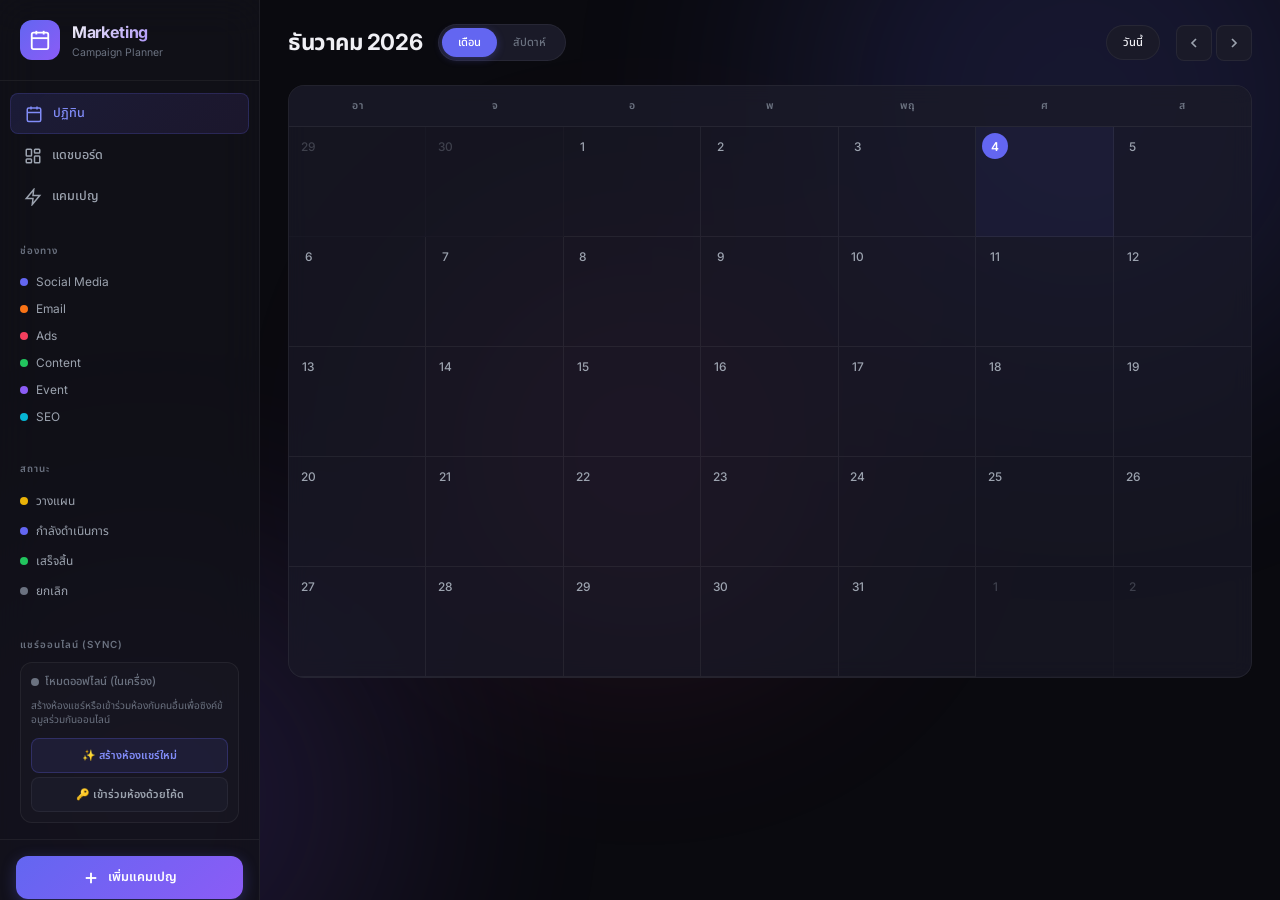
<file: index.html>
<!DOCTYPE html>
<html lang="th">
<head>
    <meta charset="UTF-8">
    <meta name="viewport" content="width=device-width, initial-scale=1.0">
    <title>Marketing Calendar — แพลนแคมเปญอย่างมืออาชีพ</title>
    <meta name="description" content="ระบบจัดการปฏิทินการตลาด วางแผนแคมเปญ ติดตามสถานะ และวิเคราะห์ภาพรวมอย่างมีประสิทธิภาพ">
    <link rel="preconnect" href="https://fonts.googleapis.com">
    <link rel="preconnect" href="https://fonts.gstatic.com" crossorigin>
    <link href="https://fonts.googleapis.com/css2?family=Inter:wght@300;400;500;600;700;800;900&family=Noto+Sans+Thai:wght@300;400;500;600;700;800&display=swap" rel="stylesheet">
    <link rel="stylesheet" href="style.css">
</head>
<body>
    <!-- Ambient Background -->
    <div class="ambient-bg">
        <div class="ambient-orb orb-1"></div>
        <div class="ambient-orb orb-2"></div>
        <div class="ambient-orb orb-3"></div>
    </div>

    <div class="app-layout">
        <!-- Sidebar -->
        <aside class="sidebar" id="sidebar">
            <div class="sidebar-header">
                <div class="logo">
                    <div class="logo-icon">
                        <svg viewBox="0 0 24 24" fill="none" stroke="currentColor" stroke-width="2">
                            <rect x="3" y="4" width="18" height="18" rx="2" ry="2"/>
                            <line x1="16" y1="2" x2="16" y2="6"/>
                            <line x1="8" y1="2" x2="8" y2="6"/>
                            <line x1="3" y1="10" x2="21" y2="10"/>
                            <path d="M8 14h.01M12 14h.01M16 14h.01M8 18h.01M12 18h.01"/>
                        </svg>
                    </div>
                    <div class="logo-text">
                        <h1>Marketing</h1>
                        <span>Campaign Planner</span>
                    </div>
                </div>
            </div>

            <nav class="sidebar-nav">
                <button class="nav-item active" data-view="calendar" id="nav-calendar">
                    <svg viewBox="0 0 24 24" fill="none" stroke="currentColor" stroke-width="2">
                        <rect x="3" y="4" width="18" height="18" rx="2" ry="2"/>
                        <line x1="16" y1="2" x2="16" y2="6"/>
                        <line x1="8" y1="2" x2="8" y2="6"/>
                        <line x1="3" y1="10" x2="21" y2="10"/>
                    </svg>
                    <span>ปฏิทิน</span>
                </button>
                <button class="nav-item" data-view="dashboard" id="nav-dashboard">
                    <svg viewBox="0 0 24 24" fill="none" stroke="currentColor" stroke-width="2">
                        <rect x="3" y="3" width="7" height="9" rx="1"/>
                        <rect x="14" y="3" width="7" height="5" rx="1"/>
                        <rect x="14" y="12" width="7" height="9" rx="1"/>
                        <rect x="3" y="16" width="7" height="5" rx="1"/>
                    </svg>
                    <span>แดชบอร์ด</span>
                </button>
                <button class="nav-item" data-view="campaigns" id="nav-campaigns">
                    <svg viewBox="0 0 24 24" fill="none" stroke="currentColor" stroke-width="2">
                        <polygon points="13 2 3 14 12 14 11 22 21 10 12 10 13 2"/>
                    </svg>
                    <span>แคมเปญ</span>
                </button>
            </nav>

            <div class="sidebar-section">
                <h3 class="section-title">ช่องทาง</h3>
                <div class="channel-filters" id="channelFilters">
                    <label class="channel-filter">
                        <input type="checkbox" value="social" checked>
                        <span class="channel-dot" style="--dot-color: var(--channel-social)"></span>
                        <span>Social Media</span>
                    </label>
                    <label class="channel-filter">
                        <input type="checkbox" value="email" checked>
                        <span class="channel-dot" style="--dot-color: var(--channel-email)"></span>
                        <span>Email</span>
                    </label>
                    <label class="channel-filter">
                        <input type="checkbox" value="ads" checked>
                        <span class="channel-dot" style="--dot-color: var(--channel-ads)"></span>
                        <span>Ads</span>
                    </label>
                    <label class="channel-filter">
                        <input type="checkbox" value="content" checked>
                        <span class="channel-dot" style="--dot-color: var(--channel-content)"></span>
                        <span>Content</span>
                    </label>
                    <label class="channel-filter">
                        <input type="checkbox" value="event" checked>
                        <span class="channel-dot" style="--dot-color: var(--channel-event)"></span>
                        <span>Event</span>
                    </label>
                    <label class="channel-filter">
                        <input type="checkbox" value="seo" checked>
                        <span class="channel-dot" style="--dot-color: var(--channel-seo)"></span>
                        <span>SEO</span>
                    </label>
                </div>
            </div>

            <div class="sidebar-section">
                <h3 class="section-title">สถานะ</h3>
                <div class="status-filters" id="statusFilters">
                    <label class="channel-filter">
                        <input type="checkbox" value="planned" checked>
                        <span class="status-indicator planned"></span>
                        <span>วางแผน</span>
                    </label>
                    <label class="channel-filter">
                        <input type="checkbox" value="in-progress" checked>
                        <span class="status-indicator in-progress"></span>
                        <span>กำลังดำเนินการ</span>
                    </label>
                    <label class="channel-filter">
                        <input type="checkbox" value="completed" checked>
                        <span class="status-indicator completed"></span>
                        <span>เสร็จสิ้น</span>
                    </label>
                    <label class="channel-filter">
                        <input type="checkbox" value="cancelled" checked>
                        <span class="status-indicator cancelled"></span>
                        <span>ยกเลิก</span>
                    </label>
                </div>
            </div>

            <div class="sidebar-section">
                <h3 class="section-title">แชร์ออนไลน์ (Sync)</h3>
                <div class="sync-panel" id="syncPanel">
                    <!-- จะถูกสร้างใน JS -->
                </div>
            </div>

            <div class="sidebar-footer">
                <button class="add-campaign-btn" id="addCampaignBtn">
                    <svg viewBox="0 0 24 24" fill="none" stroke="currentColor" stroke-width="2.5">
                        <line x1="12" y1="5" x2="12" y2="19"/>
                        <line x1="5" y1="12" x2="19" y2="12"/>
                    </svg>
                    <span>เพิ่มแคมเปญ</span>
                </button>
                <button class="clear-all-btn" id="clearAllBtn">
                    <svg viewBox="0 0 24 24" fill="none" stroke="currentColor" stroke-width="2">
                        <polyline points="3 6 5 6 21 6"/>
                        <path d="M19 6v14a2 2 0 0 1-2 2H7a2 2 0 0 1-2-2V6m3 0V4a2 2 0 0 1 2-2h4a2 2 0 0 1 2 2v2"/>
                    </svg>
                    <span>ลบแคมเปญทั้งหมด</span>
                </button>
            </div>
        </aside>

        <!-- Main Content -->
        <main class="main-content">
            <!-- Calendar View -->
            <section class="view-section active" id="calendarView">
                <div class="view-header">
                    <div class="header-left">
                        <h2 id="currentMonthYear">กรกฎาคม 2026</h2>
                        <div class="view-toggle">
                            <button class="toggle-btn active" data-cal-view="month" id="monthViewBtn">เดือน</button>
                            <button class="toggle-btn" data-cal-view="week" id="weekViewBtn">สัปดาห์</button>
                        </div>
                    </div>
                    <div class="header-right">
                        <button class="today-btn" id="todayBtn">วันนี้</button>
                        <div class="nav-arrows">
                            <button class="arrow-btn" id="prevBtn">
                                <svg viewBox="0 0 24 24" fill="none" stroke="currentColor" stroke-width="2.5">
                                    <polyline points="15 18 9 12 15 6"/>
                                </svg>
                            </button>
                            <button class="arrow-btn" id="nextBtn">
                                <svg viewBox="0 0 24 24" fill="none" stroke="currentColor" stroke-width="2.5">
                                    <polyline points="9 18 15 12 9 6"/>
                                </svg>
                            </button>
                        </div>
                    </div>
                </div>

                <div class="calendar-container" id="calendarContainer">
                    <div class="calendar-weekdays">
                        <div class="weekday">อา</div>
                        <div class="weekday">จ</div>
                        <div class="weekday">อ</div>
                        <div class="weekday">พ</div>
                        <div class="weekday">พฤ</div>
                        <div class="weekday">ศ</div>
                        <div class="weekday">ส</div>
                    </div>
                    <div class="calendar-grid" id="calendarGrid">
                        <!-- Generated by JS -->
                    </div>
                </div>
            </section>

            <!-- Dashboard View -->
            <section class="view-section" id="dashboardView">
                <div class="view-header">
                    <h2>แดชบอร์ดภาพรวม</h2>
                </div>
                <div class="dashboard-content">
                    <div class="stats-grid">
                        <div class="stat-card" id="statTotal">
                            <div class="stat-icon total">
                                <svg viewBox="0 0 24 24" fill="none" stroke="currentColor" stroke-width="2">
                                    <polygon points="13 2 3 14 12 14 11 22 21 10 12 10 13 2"/>
                                </svg>
                            </div>
                            <div class="stat-info">
                                <span class="stat-number">0</span>
                                <span class="stat-label">แคมเปญทั้งหมด</span>
                            </div>
                        </div>
                        <div class="stat-card" id="statPlanned">
                            <div class="stat-icon planned">
                                <svg viewBox="0 0 24 24" fill="none" stroke="currentColor" stroke-width="2">
                                    <circle cx="12" cy="12" r="10"/>
                                    <polyline points="12 6 12 12 16 14"/>
                                </svg>
                            </div>
                            <div class="stat-info">
                                <span class="stat-number">0</span>
                                <span class="stat-label">วางแผน</span>
                            </div>
                        </div>
                        <div class="stat-card" id="statInProgress">
                            <div class="stat-icon in-progress">
                                <svg viewBox="0 0 24 24" fill="none" stroke="currentColor" stroke-width="2">
                                    <path d="M12 2v4M12 18v4M4.93 4.93l2.83 2.83M16.24 16.24l2.83 2.83M2 12h4M18 12h4M4.93 19.07l2.83-2.83M16.24 7.76l2.83-2.83"/>
                                </svg>
                            </div>
                            <div class="stat-info">
                                <span class="stat-number">0</span>
                                <span class="stat-label">กำลังดำเนินการ</span>
                            </div>
                        </div>
                        <div class="stat-card" id="statCompleted">
                            <div class="stat-icon completed">
                                <svg viewBox="0 0 24 24" fill="none" stroke="currentColor" stroke-width="2">
                                    <path d="M22 11.08V12a10 10 0 1 1-5.93-9.14"/>
                                    <polyline points="22 4 12 14.01 9 11.01"/>
                                </svg>
                            </div>
                            <div class="stat-info">
                                <span class="stat-number">0</span>
                                <span class="stat-label">เสร็จสิ้น</span>
                            </div>
                        </div>
                    </div>

                    <div class="dashboard-grid">
                        <div class="dashboard-card channel-breakdown">
                            <h3>แคมเปญตามช่องทาง</h3>
                            <div class="chart-container" id="channelChart">
                                <!-- Generated by JS -->
                            </div>
                        </div>
                        <div class="dashboard-card upcoming-campaigns">
                            <h3>แคมเปญที่จะมาถึง</h3>
                            <div class="upcoming-list" id="upcomingList">
                                <!-- Generated by JS -->
                            </div>
                        </div>
                        <div class="dashboard-card monthly-timeline">
                            <h3>ไทม์ไลน์เดือนนี้</h3>
                            <div class="timeline-container" id="monthlyTimeline">
                                <!-- Generated by JS -->
                            </div>
                        </div>
                    </div>
                </div>
            </section>

            <!-- Campaigns List View -->
            <section class="view-section" id="campaignsView">
                <div class="view-header">
                    <div class="header-left">
                        <h2>รายการแคมเปญ</h2>
                    </div>
                    <div class="header-right">
                        <div class="search-box">
                            <svg viewBox="0 0 24 24" fill="none" stroke="currentColor" stroke-width="2">
                                <circle cx="11" cy="11" r="8"/>
                                <line x1="21" y1="21" x2="16.65" y2="16.65"/>
                            </svg>
                            <input type="text" placeholder="ค้นหาแคมเปญ..." id="searchInput">
                        </div>
                    </div>
                </div>
                <div class="campaigns-list" id="campaignsList">
                    <!-- Generated by JS -->
                </div>
            </section>
        </main>
    </div>

    <!-- Campaign Modal -->
    <div class="modal-overlay" id="campaignModal">
        <div class="modal" id="modalContent">
            <div class="modal-header">
                <h3 id="modalTitle">เพิ่มแคมเปญใหม่</h3>
                <button class="modal-close" id="modalClose">
                    <svg viewBox="0 0 24 24" fill="none" stroke="currentColor" stroke-width="2.5">
                        <line x1="18" y1="6" x2="6" y2="18"/>
                        <line x1="6" y1="6" x2="18" y2="18"/>
                    </svg>
                </button>
            </div>
            <form id="campaignForm">
                <div class="form-group">
                    <label for="campName">ชื่อแคมเปญ</label>
                    <input type="text" id="campName" placeholder="เช่น Summer Sale 2026" required>
                </div>
                <div class="form-row">
                    <div class="form-group">
                        <label for="campStartDate">วันเริ่มต้น</label>
                        <input type="date" id="campStartDate" required>
                    </div>
                    <div class="form-group">
                        <label for="campEndDate">วันสิ้นสุด</label>
                        <input type="date" id="campEndDate" required>
                    </div>
                </div>
                <div class="form-row">
                    <div class="form-group">
                        <label for="campChannel">ช่องทาง</label>
                        <select id="campChannel" required>
                            <option value="">เลือกช่องทาง</option>
                            <option value="social">Social Media</option>
                            <option value="email">Email</option>
                            <option value="ads">Ads</option>
                            <option value="content">Content</option>
                            <option value="event">Event</option>
                            <option value="seo">SEO</option>
                        </select>
                    </div>
                    <div class="form-group">
                        <label for="campStatus">สถานะ</label>
                        <select id="campStatus" required>
                            <option value="planned">วางแผน</option>
                            <option value="in-progress">กำลังดำเนินการ</option>
                            <option value="completed">เสร็จสิ้น</option>
                            <option value="cancelled">ยกเลิก</option>
                        </select>
                    </div>
                </div>
                <div class="form-group">
                    <label for="campBudget">งบประมาณ (บาท)</label>
                    <input type="number" id="campBudget" placeholder="0" min="0">
                </div>
                <div class="form-group">
                    <label for="campDescription">รายละเอียด</label>
                    <textarea id="campDescription" rows="3" placeholder="อธิบายรายละเอียดของแคมเปญ..."></textarea>
                </div>

                <!-- Content Posting Section -->
                <div class="form-divider">
                    <span>ข้อมูลการลงคอนเทนต์</span>
                </div>
                <div class="form-group">
                    <label>แพลตฟอร์มที่ลงคอนเทนต์</label>
                    <div class="platform-checkboxes" id="platformCheckboxes">
                        <label class="platform-check">
                            <input type="checkbox" value="facebook">
                            <span class="platform-icon">📘</span>
                            <span>Facebook</span>
                        </label>
                        <label class="platform-check">
                            <input type="checkbox" value="instagram">
                            <span class="platform-icon">📸</span>
                            <span>Instagram</span>
                        </label>
                        <label class="platform-check">
                            <input type="checkbox" value="tiktok">
                            <span class="platform-icon">🎵</span>
                            <span>TikTok</span>
                        </label>
                        <label class="platform-check">
                            <input type="checkbox" value="x-twitter">
                            <span class="platform-icon">𝕏</span>
                            <span>X / Twitter</span>
                        </label>
                        <label class="platform-check">
                            <input type="checkbox" value="line">
                            <span class="platform-icon">💬</span>
                            <span>LINE OA</span>
                        </label>
                        <label class="platform-check">
                            <input type="checkbox" value="youtube">
                            <span class="platform-icon">▶️</span>
                            <span>YouTube</span>
                        </label>
                        <label class="platform-check">
                            <input type="checkbox" value="website">
                            <span class="platform-icon">🌐</span>
                            <span>Website</span>
                        </label>
                        <label class="platform-check">
                            <input type="checkbox" value="threads">
                            <span class="platform-icon">🔗</span>
                            <span>Threads</span>
                        </label>
                    </div>
                </div>
                <div class="form-row">
                    <div class="form-group">
                        <label for="campContentType">ประเภทคอนเทนต์</label>
                        <select id="campContentType">
                            <option value="">— เลือกประเภท —</option>
                            <option value="image">🖼️ Image Post</option>
                            <option value="video">🎬 Video</option>
                            <option value="story-reel">📱 Story / Reel</option>
                            <option value="carousel">🎠 Carousel</option>
                            <option value="article">📝 Article / Blog</option>
                            <option value="infographic">📊 Infographic</option>
                            <option value="live">🔴 Live</option>
                        </select>
                    </div>
                    <div class="form-group">
                        <label for="campContentStatus">สถานะคอนเทนต์</label>
                        <select id="campContentStatus">
                            <option value="">— เลือกสถานะ —</option>
                            <option value="draft">📄 แบบร่าง</option>
                            <option value="ready">✅ พร้อมโพสต์</option>
                            <option value="published">🚀 โพสต์แล้ว</option>
                            <option value="scheduled">⏰ ตั้งเวลาไว้</option>
                        </select>
                    </div>
                </div>
                <div class="form-group">
                    <label for="campCaption">Caption / ข้อความโพสต์</label>
                    <textarea id="campCaption" rows="3" placeholder="เขียน caption หรือข้อความที่จะโพสต์..."></textarea>
                </div>
                <div class="form-group">
                    <label for="campHashtags">Hashtags</label>
                    <input type="text" id="campHashtags" placeholder="#marketing #branding #campaign">
                </div>
                <div class="form-group">
                    <label>สีแคมเปญ</label>
                    <div class="color-picker" id="colorPicker">
                        <button type="button" class="color-option active" data-color="#6366f1" style="--swatch: #6366f1"></button>
                        <button type="button" class="color-option" data-color="#8b5cf6" style="--swatch: #8b5cf6"></button>
                        <button type="button" class="color-option" data-color="#ec4899" style="--swatch: #ec4899"></button>
                        <button type="button" class="color-option" data-color="#f43f5e" style="--swatch: #f43f5e"></button>
                        <button type="button" class="color-option" data-color="#f97316" style="--swatch: #f97316"></button>
                        <button type="button" class="color-option" data-color="#eab308" style="--swatch: #eab308"></button>
                        <button type="button" class="color-option" data-color="#22c55e" style="--swatch: #22c55e"></button>
                        <button type="button" class="color-option" data-color="#06b6d4" style="--swatch: #06b6d4"></button>
                    </div>
                </div>
                <input type="hidden" id="campId">
                <div class="form-actions">
                    <button type="button" class="btn-secondary" id="cancelBtn">ยกเลิก</button>
                    <button type="button" class="btn-danger" id="deleteBtn" style="display:none">ลบ</button>
                    <button type="submit" class="btn-primary" id="saveBtn">บันทึก</button>
                </div>
            </form>
        </div>
    </div>

    <!-- Campaign Detail Popup -->
    <div class="detail-popup" id="detailPopup">
        <div class="detail-header">
            <div class="detail-channel-badge" id="detailChannel"></div>
            <button class="detail-close" id="detailClose">
                <svg viewBox="0 0 24 24" fill="none" stroke="currentColor" stroke-width="2.5">
                    <line x1="18" y1="6" x2="6" y2="18"/>
                    <line x1="6" y1="6" x2="18" y2="18"/>
                </svg>
            </button>
        </div>
        <h3 id="detailName"></h3>
        <div class="detail-meta">
            <div class="detail-dates" id="detailDates"></div>
            <div class="detail-status" id="detailStatus"></div>
        </div>
        <div class="detail-budget" id="detailBudget"></div>
        <p class="detail-description" id="detailDescription"></p>
        <div class="detail-content-info" id="detailContentInfo"></div>
        <div class="detail-actions">
            <button class="btn-edit" id="detailEditBtn">แก้ไข</button>
        </div>
    </div>

    <!-- Toast Container -->
    <div class="toast-container" id="toastContainer"></div>

    <script src="app.js"></script>
</body>
</html>
</file>
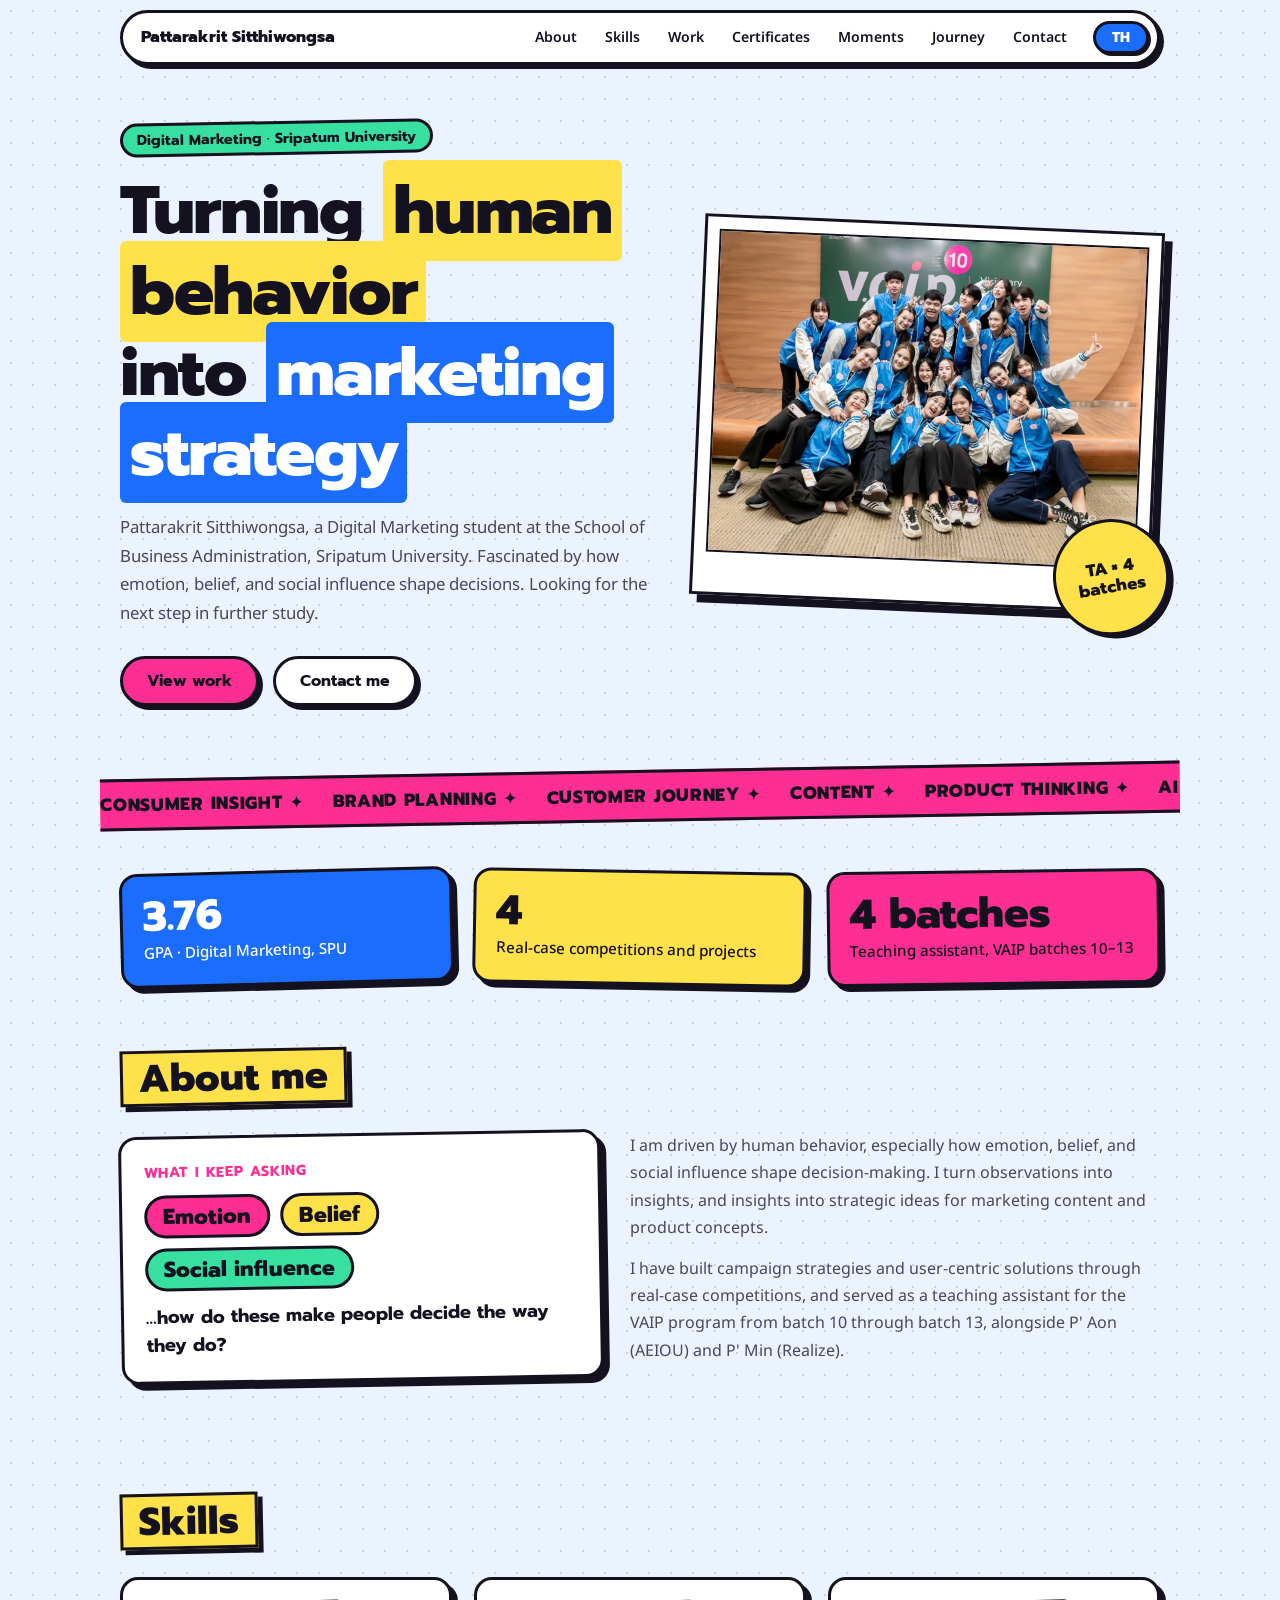
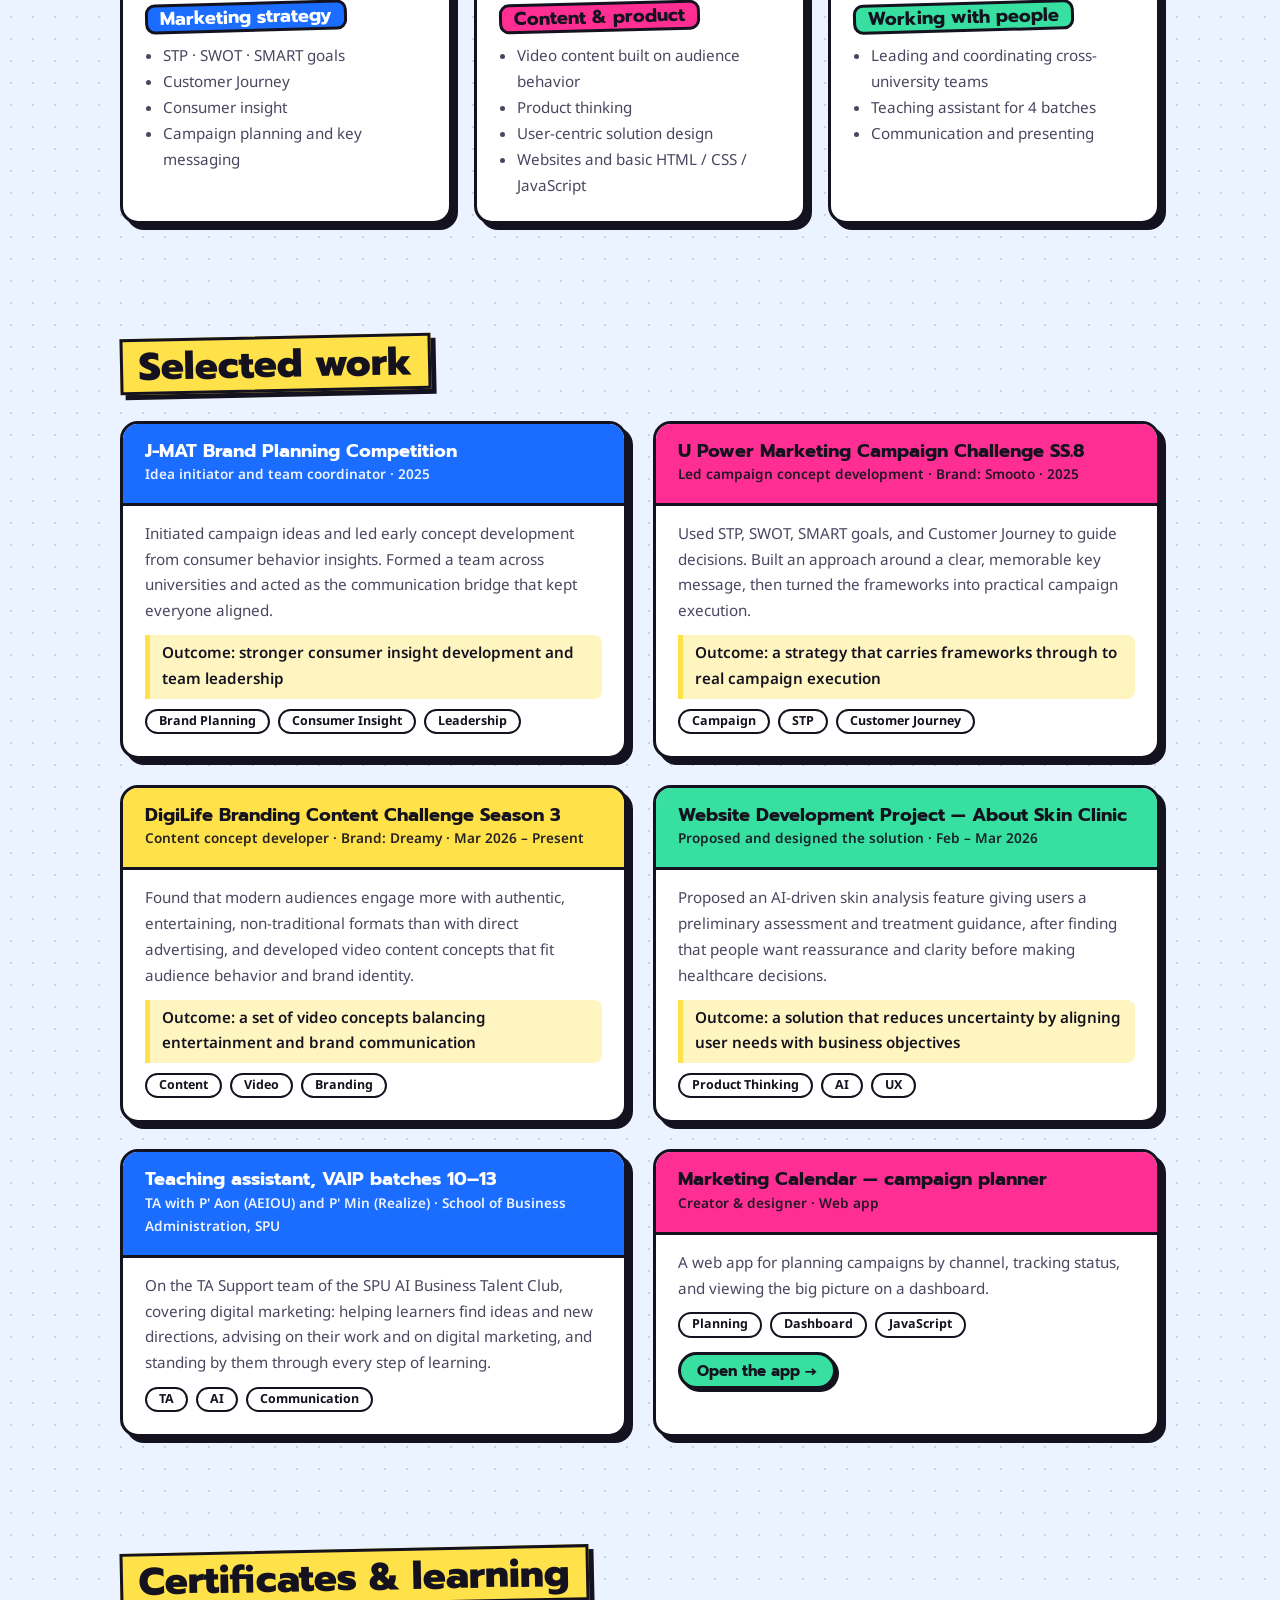
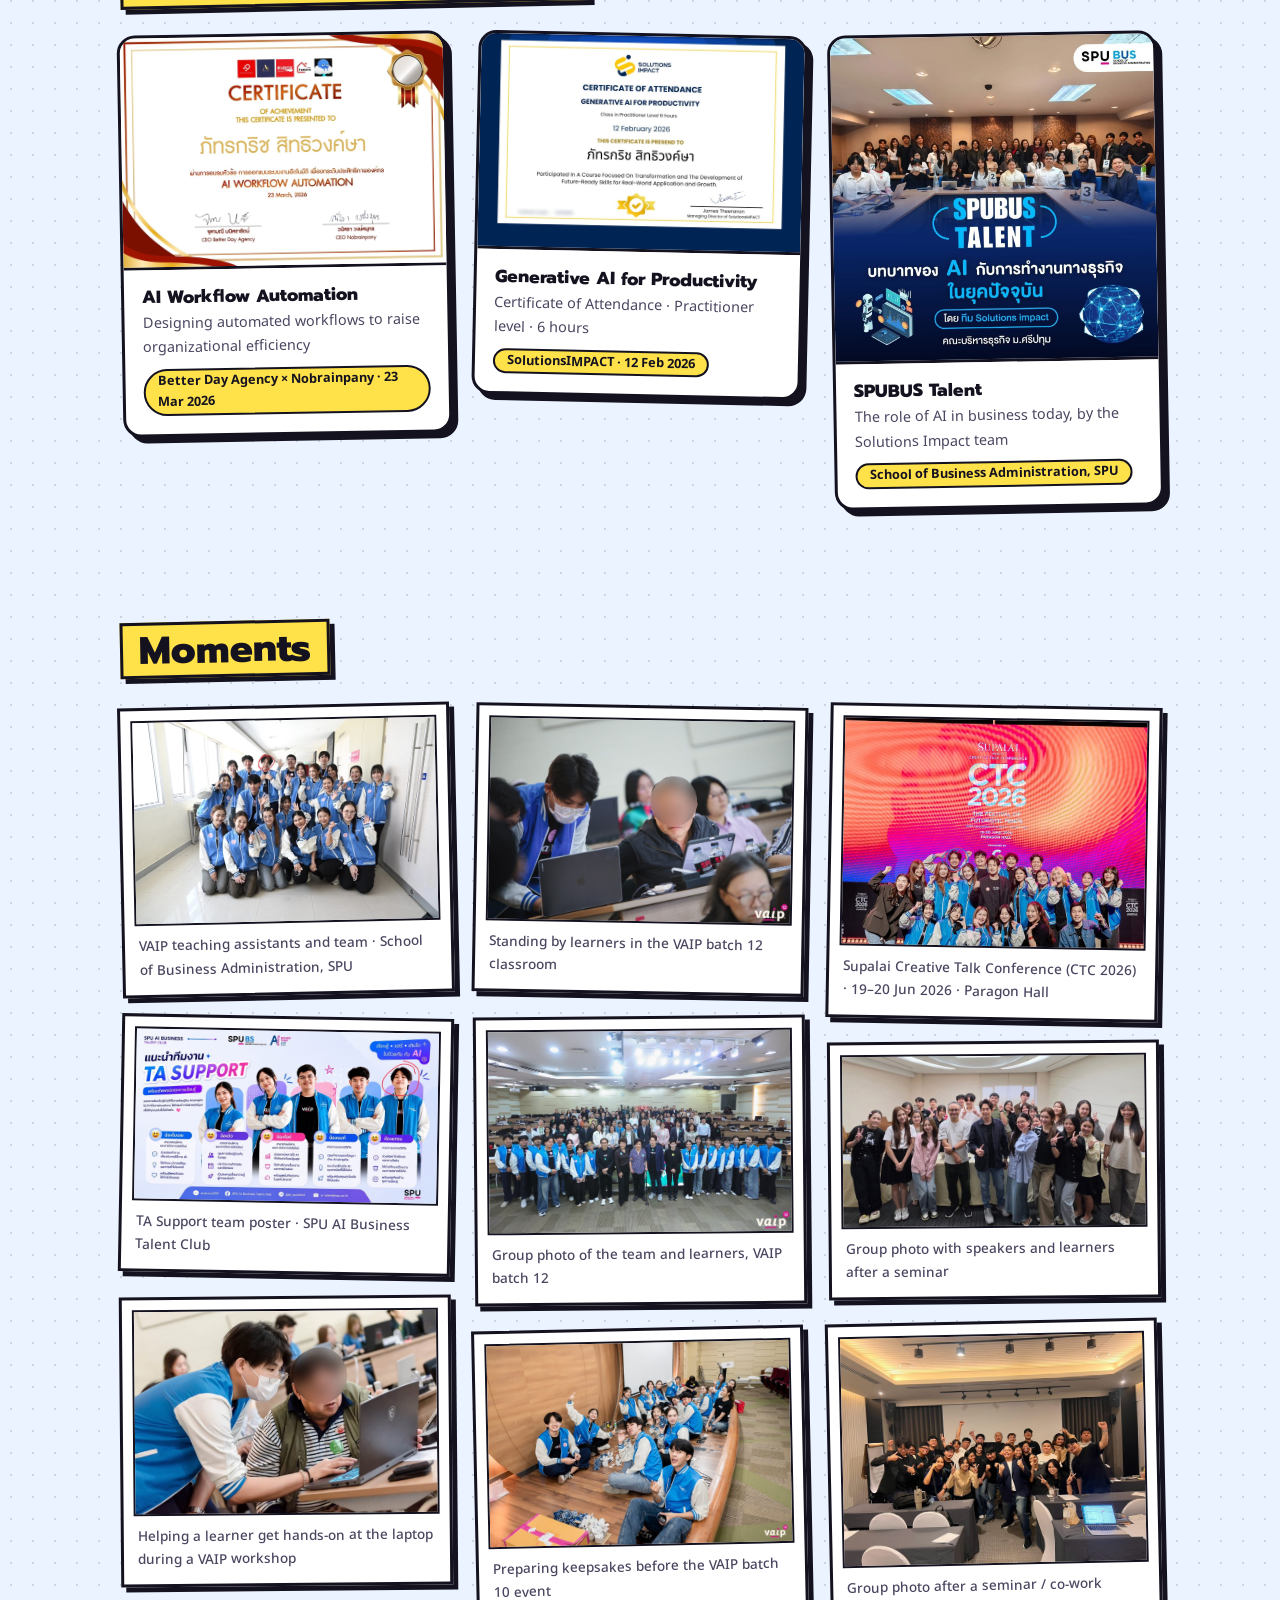
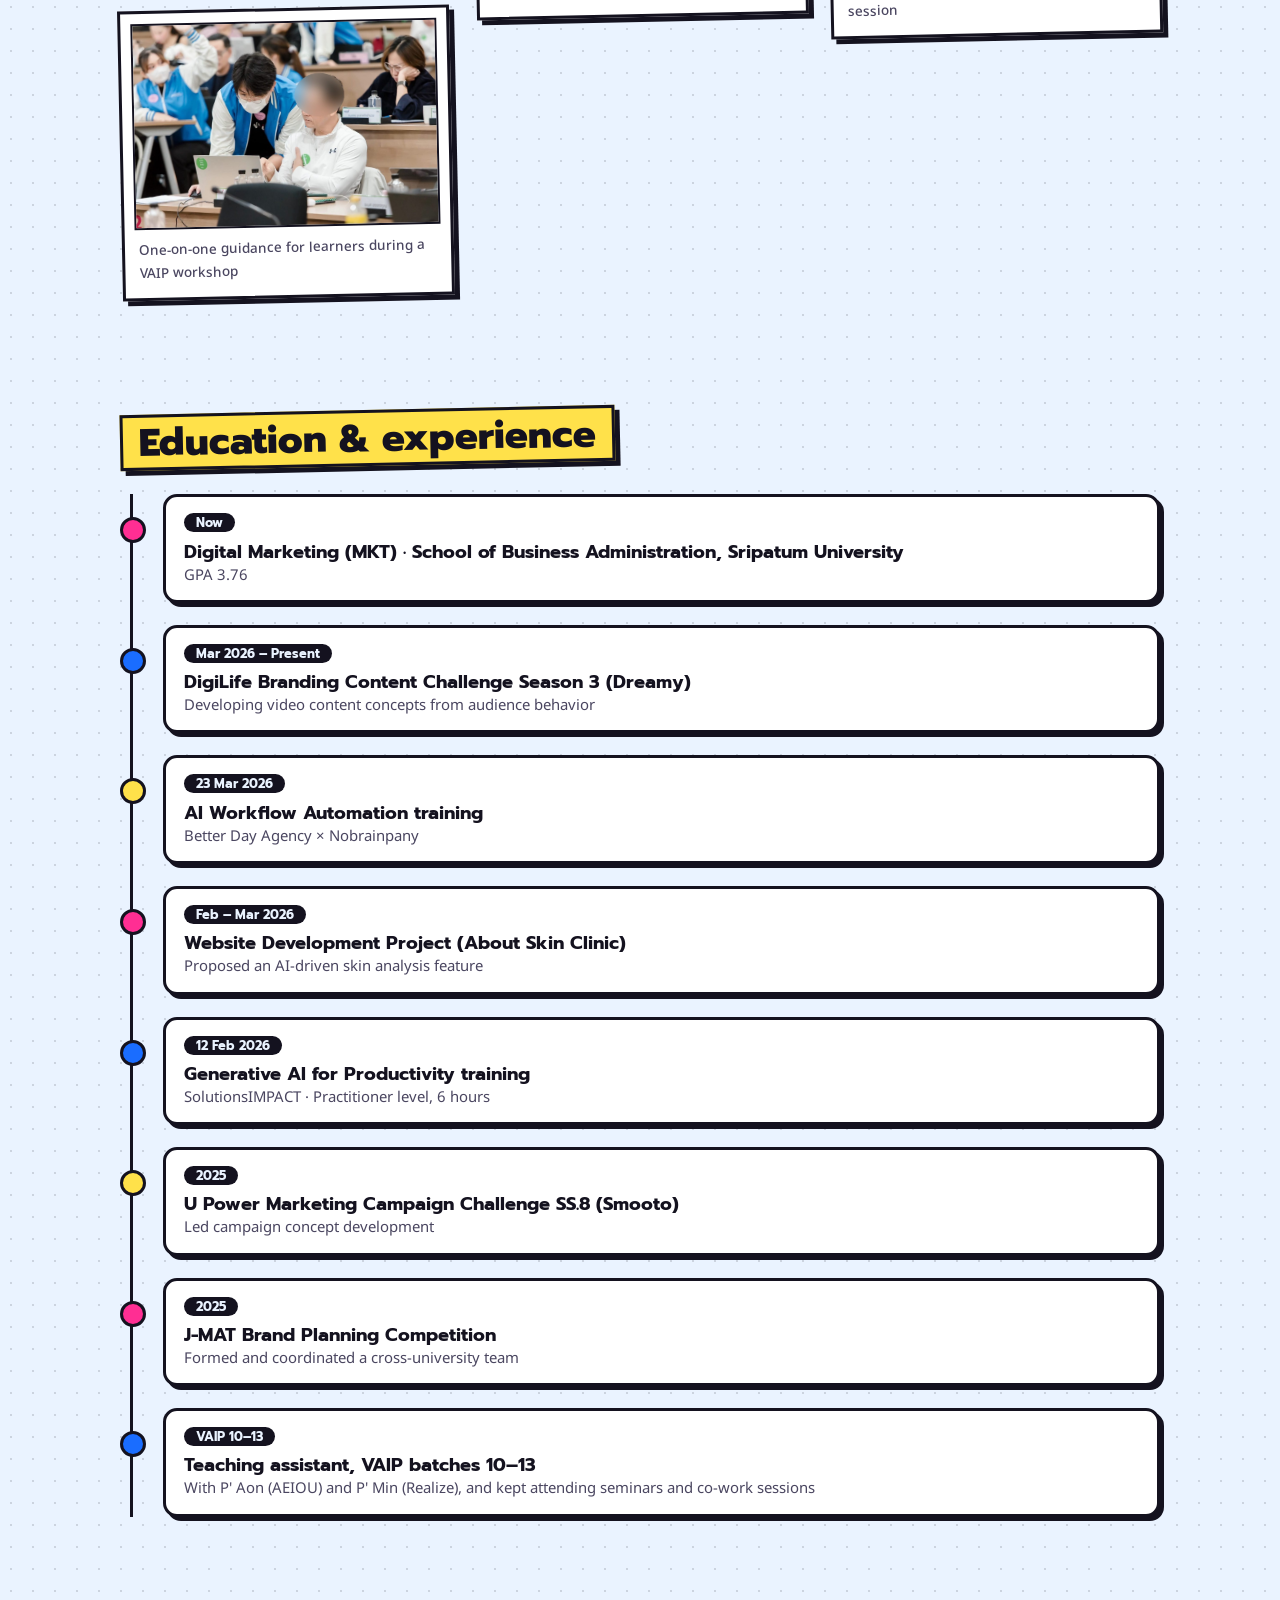
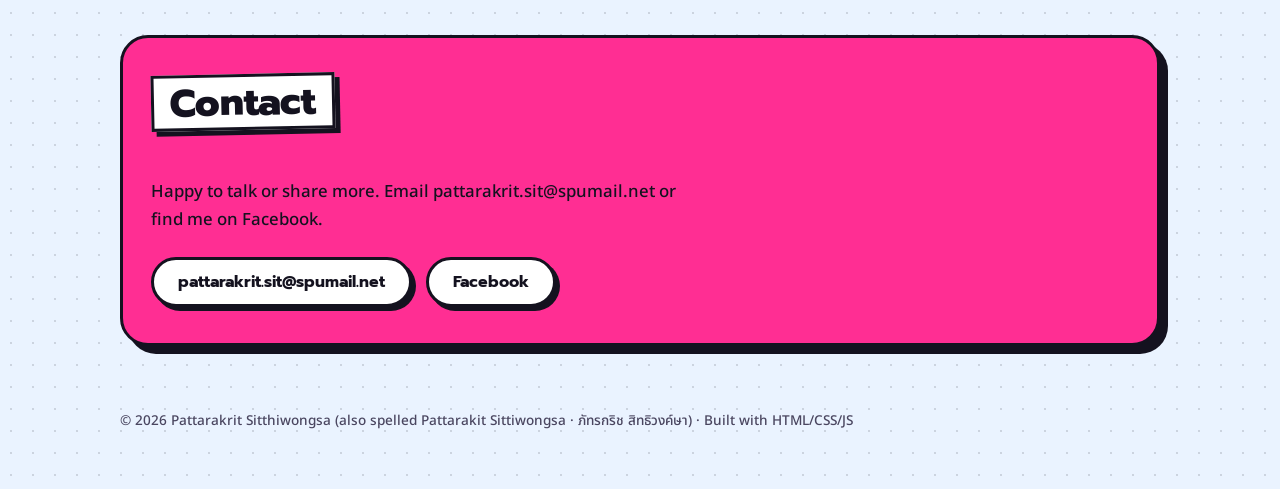
<file: portfolio/index.html>
<!DOCTYPE html>
<html lang="th">
<head>
  <meta charset="UTF-8">
  <meta name="viewport" content="width=device-width, initial-scale=1.0">
  <title>ภัทรกริช สิทธิวงค์ษา (Pattarakrit Sitthiwongsa) — Digital Marketing Portfolio</title>
  <meta name="description" content="พอร์ตโฟลิโอของภัทรกริช สิทธิวงค์ษา (Pattarakrit Sitthiwongsa) นักศึกษา Digital Marketing มหาวิทยาลัยศรีปทุม GPA 3.76 ผู้ช่วยสอน VAIP รุ่น 10–13 | Digital Marketing student portfolio, Sripatum University">
  <meta name="author" content="ภัทรกริช สิทธิวงค์ษา">
  <meta property="og:type" content="website">
  <meta property="og:title" content="ภัทรกริช สิทธิวงค์ษา — Digital Marketing Portfolio">
  <meta property="og:description" content="เปลี่ยนพฤติกรรมมนุษย์ให้เป็นกลยุทธ์การตลาด · Turning human behavior into marketing strategy">
  <meta property="og:url" content="https://pattarakri.netlify.app/portfolio/">
  <meta property="og:image" content="https://pattarakri.netlify.app/portfolio/images/vaip10-team.jpg">
  <meta name="twitter:card" content="summary_large_image">
  <link rel="canonical" href="https://pattarakri.netlify.app/portfolio/">
  <script type="application/ld+json">
  {"@context":"https://schema.org","@type":"Person","name":"ภัทรกริช สิทธิวงค์ษา","url":"https://pattarakri.netlify.app/portfolio/","alternateName":["Pattarakrit Sitthiwongsa","Pattarakit Sittiwongsa","Pattarakit Sitthiwongsa"],"jobTitle":"Digital Marketing student","affiliation":{"@type":"CollegeOrUniversity","name":"Sripatum University"},"sameAs":["https://www.facebook.com/pattarakit.sittiwongsa"]}
  </script>
  <link rel="preconnect" href="https://fonts.googleapis.com">
  <link rel="preconnect" href="https://fonts.gstatic.com" crossorigin>
  <link href="https://fonts.googleapis.com/css2?family=Prompt:wght@500;700;800&family=Noto+Sans+Thai:wght@400;500;600&family=Inter:wght@400;500;600&display=swap" rel="stylesheet">
  <link rel="stylesheet" href="style.css">
</head>
<body>
  <header class="nav" id="nav">
    <a class="brand" href="#top" id="brand">ภัทรกริช สิทธิวงค์ษา</a>
    <nav class="links" id="links"></nav>
    <button class="lang" id="lang" aria-label="Switch language">EN</button>
  </header>

  <main id="top">
    <section class="hero">
      <div class="hero-text">
        <p class="eyebrow" id="hero-eyebrow">Digital Marketing · มหาวิทยาลัยศรีปทุม</p>
        <h1 id="hero-title">เปลี่ยน<mark>พฤติกรรมมนุษย์</mark><br>ให้เป็น<mark class="b">กลยุทธ์การตลาด</mark></h1>
        <p class="lead" id="hero-lead">ภัทรกริช สิทธิวงค์ษา (Pattarakrit Sitthiwongsa) นักศึกษา Digital Marketing คณะบริหารธุรกิจ มหาวิทยาลัยศรีปทุม ผู้ช่วยสอน (TA) โครงการ VAIP รุ่น 10–13</p>
        <div class="cta">
          <a class="btn pink" href="#projects" id="hero-cta1"></a>
          <a class="btn" href="#contact" id="hero-cta2"></a>
        </div>
      </div>
      <figure class="polaroid">
        <img id="hero-img" alt="">
        <span class="sticker" id="hero-sticker"></span>
      </figure>
    </section>

    <div class="marquee" aria-hidden="true"><div class="track" id="marquee"></div></div>

    <ul class="stats" id="stats"></ul>

    <section id="about"><h2 id="about-h"></h2>
      <div class="about">
        <div class="obsess">
          <p class="kicker" id="about-kicker"></p>
          <div class="chips" id="about-chips"></div>
          <p class="punch" id="about-punch"></p>
        </div>
        <div class="about-body" id="about-body"></div>
      </div>
    </section>
    <section id="skills"><h2 id="skills-h"></h2><div class="grid3" id="skills-body"></div></section>
    <section id="projects"><h2 id="projects-h"></h2><div class="grid2" id="projects-body"></div></section>
    <section id="certs"><h2 id="certs-h"></h2><div class="certs" id="certs-body"></div></section>
    <section id="gallery"><h2 id="gallery-h"></h2><div class="gallery" id="gallery-body"></div></section>
    <section id="journey"><h2 id="journey-h"></h2><ol class="timeline" id="journey-body"></ol></section>
    <section id="contact" class="contact"><h2 id="contact-h"></h2><p class="lead" id="contact-lead"></p><div class="contacts" id="contact-body"></div></section>
  </main>

  <footer id="footer"></footer>
  <script src="content.js"></script>
  <script src="script.js"></script>
</body>
</html>
</file>
<file: style.css>
/* =============================================
   MARKETING CALENDAR — Design System
   ============================================= */

:root {
    /* Colors */
    --bg-primary: #0a0a0f;
    --bg-secondary: #12121a;
    --bg-tertiary: #1a1a28;
    --bg-card: rgba(26, 26, 40, 0.7);
    --bg-hover: rgba(99, 102, 241, 0.08);
    --bg-modal: rgba(10, 10, 15, 0.85);

    --text-primary: #f0f0f5;
    --text-secondary: #9ca3af;
    --text-muted: #6b7280;
    --text-accent: #a78bfa;

    --border-color: rgba(255, 255, 255, 0.06);
    --border-hover: rgba(255, 255, 255, 0.12);
    --border-active: rgba(99, 102, 241, 0.4);

    --accent: #6366f1;
    --accent-hover: #818cf8;
    --accent-glow: rgba(99, 102, 241, 0.25);

    --danger: #f43f5e;
    --success: #22c55e;
    --warning: #eab308;

    /* Channel Colors */
    --channel-social: #6366f1;
    --channel-email: #f97316;
    --channel-ads: #f43f5e;
    --channel-content: #22c55e;
    --channel-event: #8b5cf6;
    --channel-seo: #06b6d4;

    /* Sizing */
    --sidebar-width: 260px;
    --header-height: 68px;
    --radius-sm: 8px;
    --radius-md: 12px;
    --radius-lg: 16px;
    --radius-xl: 20px;
    --radius-full: 9999px;

    /* Transitions */
    --transition-fast: 150ms cubic-bezier(0.4, 0, 0.2, 1);
    --transition-base: 250ms cubic-bezier(0.4, 0, 0.2, 1);
    --transition-slow: 400ms cubic-bezier(0.4, 0, 0.2, 1);
}

/* =============================================
   Reset & Base
   ============================================= */

*, *::before, *::after {
    margin: 0;
    padding: 0;
    box-sizing: border-box;
}

html {
    font-size: 14px;
    -webkit-font-smoothing: antialiased;
    -moz-osx-font-smoothing: grayscale;
}

body {
    font-family: 'Inter', 'Noto Sans Thai', -apple-system, sans-serif;
    background: var(--bg-primary);
    color: var(--text-primary);
    min-height: 100vh;
    overflow: hidden;
}

input, select, textarea, button {
    font-family: inherit;
    font-size: inherit;
}

/* =============================================
   Ambient Background
   ============================================= */

.ambient-bg {
    position: fixed;
    inset: 0;
    pointer-events: none;
    z-index: 0;
    overflow: hidden;
}

.ambient-orb {
    position: absolute;
    border-radius: 50%;
    filter: blur(120px);
    opacity: 0.15;
    animation: float 20s ease-in-out infinite;
}

.orb-1 {
    width: 600px;
    height: 600px;
    background: var(--accent);
    top: -200px;
    right: -100px;
    animation-delay: 0s;
}

.orb-2 {
    width: 500px;
    height: 500px;
    background: #8b5cf6;
    bottom: -150px;
    left: -100px;
    animation-delay: -7s;
}

.orb-3 {
    width: 400px;
    height: 400px;
    background: #ec4899;
    top: 50%;
    left: 50%;
    transform: translate(-50%, -50%);
    animation-delay: -14s;
}

@keyframes float {
    0%, 100% { transform: translate(0, 0) scale(1); }
    25% { transform: translate(30px, -30px) scale(1.05); }
    50% { transform: translate(-20px, 20px) scale(0.95); }
    75% { transform: translate(20px, 10px) scale(1.02); }
}

/* =============================================
   App Layout
   ============================================= */

.app-layout {
    display: flex;
    height: 100vh;
    position: relative;
    z-index: 1;
}

/* =============================================
   Sidebar
   ============================================= */

.sidebar {
    width: var(--sidebar-width);
    background: rgba(18, 18, 26, 0.8);
    backdrop-filter: blur(20px);
    -webkit-backdrop-filter: blur(20px);
    border-right: 1px solid var(--border-color);
    display: flex;
    flex-direction: column;
    flex-shrink: 0;
    overflow-y: auto;
    transition: transform var(--transition-base);
}

.sidebar-header {
    padding: 20px;
    border-bottom: 1px solid var(--border-color);
}

.logo {
    display: flex;
    align-items: center;
    gap: 12px;
}

.logo-icon {
    width: 40px;
    height: 40px;
    background: linear-gradient(135deg, var(--accent), #8b5cf6);
    border-radius: var(--radius-md);
    display: flex;
    align-items: center;
    justify-content: center;
    color: white;
    flex-shrink: 0;
}

.logo-icon svg {
    width: 22px;
    height: 22px;
}

.logo-text h1 {
    font-size: 1.15rem;
    font-weight: 700;
    letter-spacing: -0.02em;
    background: linear-gradient(135deg, var(--text-primary), var(--text-accent));
    -webkit-background-clip: text;
    -webkit-text-fill-color: transparent;
    background-clip: text;
}

.logo-text span {
    font-size: 0.75rem;
    color: var(--text-muted);
    font-weight: 400;
}

/* Sidebar Navigation */
.sidebar-nav {
    padding: 12px 10px;
    display: flex;
    flex-direction: column;
    gap: 2px;
}

.nav-item {
    display: flex;
    align-items: center;
    gap: 10px;
    padding: 10px 14px;
    border: none;
    background: none;
    color: var(--text-secondary);
    border-radius: var(--radius-sm);
    cursor: pointer;
    transition: all var(--transition-fast);
    font-size: 0.9rem;
    font-weight: 500;
    text-align: left;
    width: 100%;
}

.nav-item svg {
    width: 18px;
    height: 18px;
    flex-shrink: 0;
}

.nav-item:hover {
    background: var(--bg-hover);
    color: var(--text-primary);
}

.nav-item.active {
    background: linear-gradient(135deg, rgba(99, 102, 241, 0.15), rgba(139, 92, 246, 0.1));
    color: var(--accent-hover);
    border: 1px solid rgba(99, 102, 241, 0.2);
}

/* Sidebar Sections */
.sidebar-section {
    padding: 16px 20px;
}

.section-title {
    font-size: 0.7rem;
    font-weight: 600;
    letter-spacing: 0.1em;
    text-transform: uppercase;
    color: var(--text-muted);
    margin-bottom: 10px;
}

/* Channel Filters */
.channel-filter {
    display: flex;
    align-items: center;
    gap: 8px;
    padding: 6px 0;
    cursor: pointer;
    font-size: 0.85rem;
    color: var(--text-secondary);
    transition: color var(--transition-fast);
    user-select: none;
}

.channel-filter:hover {
    color: var(--text-primary);
}

.channel-filter input[type="checkbox"] {
    display: none;
}

.channel-dot {
    width: 8px;
    height: 8px;
    border-radius: 50%;
    background: var(--dot-color);
    transition: all var(--transition-fast);
    flex-shrink: 0;
}

.channel-filter input:not(:checked) ~ .channel-dot {
    opacity: 0.3;
}

.channel-filter input:not(:checked) ~ span:last-child {
    opacity: 0.5;
    text-decoration: line-through;
}

/* Status Indicators */
.status-indicator {
    width: 8px;
    height: 8px;
    border-radius: 50%;
    flex-shrink: 0;
}

.status-indicator.planned {
    background: var(--warning);
}

.status-indicator.in-progress {
    background: var(--accent);
    animation: pulse-glow 2s ease-in-out infinite;
}

.status-indicator.completed {
    background: var(--success);
}

.status-indicator.cancelled {
    background: var(--text-muted);
}

@keyframes pulse-glow {
    0%, 100% { box-shadow: 0 0 0 0 rgba(99, 102, 241, 0.4); }
    50% { box-shadow: 0 0 0 4px rgba(99, 102, 241, 0); }
}

/* Sidebar Footer */
.sidebar-footer {
    margin-top: auto;
    padding: 16px;
    border-top: 1px solid var(--border-color);
    display: flex;
    flex-direction: column;
    gap: 8px;
}

.add-campaign-btn {
    display: flex;
    align-items: center;
    justify-content: center;
    gap: 8px;
    width: 100%;
    padding: 12px;
    border: none;
    background: linear-gradient(135deg, var(--accent), #8b5cf6);
    color: white;
    border-radius: var(--radius-md);
    cursor: pointer;
    font-size: 0.9rem;
    font-weight: 600;
    transition: all var(--transition-base);
    box-shadow: 0 4px 15px rgba(99, 102, 241, 0.3);
}

.add-campaign-btn:hover {
    transform: translateY(-1px);
    box-shadow: 0 6px 20px rgba(99, 102, 241, 0.4);
}

.add-campaign-btn:active {
    transform: translateY(0);
}

.add-campaign-btn svg {
    width: 18px;
    height: 18px;
}

.clear-all-btn {
    display: flex;
    align-items: center;
    justify-content: center;
    gap: 8px;
    width: 100%;
    padding: 10px;
    border: 1px solid rgba(244, 63, 94, 0.15);
    background: rgba(244, 63, 94, 0.05);
    color: #f43f5e;
    border-radius: var(--radius-md);
    cursor: pointer;
    font-size: 0.85rem;
    font-weight: 500;
    transition: all var(--transition-base);
}

.clear-all-btn:hover {
    background: #f43f5e;
    color: white;
    border-color: #f43f5e;
    box-shadow: 0 4px 12px rgba(244, 63, 94, 0.25);
}

.clear-all-btn svg {
    width: 14px;
    height: 14px;
}

/* =============================================
   Main Content
   ============================================= */

.main-content {
    flex: 1;
    overflow-y: auto;
    padding: 24px 28px;
}

/* View Header */
.view-header {
    display: flex;
    align-items: center;
    justify-content: space-between;
    margin-bottom: 24px;
}

.view-header h2 {
    font-size: 1.6rem;
    font-weight: 700;
    letter-spacing: -0.02em;
}

.header-left, .header-right {
    display: flex;
    align-items: center;
    gap: 16px;
}

/* View Toggle */
.view-toggle {
    display: flex;
    background: var(--bg-tertiary);
    border-radius: var(--radius-full);
    padding: 3px;
    border: 1px solid var(--border-color);
}

.toggle-btn {
    padding: 6px 16px;
    border: none;
    background: none;
    color: var(--text-muted);
    border-radius: var(--radius-full);
    cursor: pointer;
    font-size: 0.8rem;
    font-weight: 500;
    transition: all var(--transition-fast);
}

.toggle-btn.active {
    background: var(--accent);
    color: white;
    box-shadow: 0 2px 8px rgba(99, 102, 241, 0.3);
}

.toggle-btn:hover:not(.active) {
    color: var(--text-secondary);
}

/* Today Button */
.today-btn {
    padding: 8px 16px;
    border: 1px solid var(--border-color);
    background: var(--bg-tertiary);
    color: var(--text-primary);
    border-radius: var(--radius-full);
    cursor: pointer;
    font-size: 0.8rem;
    font-weight: 500;
    transition: all var(--transition-fast);
}

.today-btn:hover {
    background: var(--accent);
    border-color: var(--accent);
    color: white;
}

/* Navigation Arrows */
.nav-arrows {
    display: flex;
    gap: 4px;
}

.arrow-btn {
    width: 36px;
    height: 36px;
    border: 1px solid var(--border-color);
    background: var(--bg-tertiary);
    color: var(--text-secondary);
    border-radius: var(--radius-sm);
    cursor: pointer;
    display: flex;
    align-items: center;
    justify-content: center;
    transition: all var(--transition-fast);
}

.arrow-btn:hover {
    background: var(--bg-hover);
    color: var(--text-primary);
    border-color: var(--border-hover);
}

.arrow-btn svg {
    width: 16px;
    height: 16px;
}

/* =============================================
   Calendar
   ============================================= */

.calendar-container {
    background: var(--bg-card);
    border-radius: var(--radius-lg);
    border: 1px solid var(--border-color);
    overflow: hidden;
    backdrop-filter: blur(10px);
    -webkit-backdrop-filter: blur(10px);
}

.calendar-weekdays {
    display: grid;
    grid-template-columns: repeat(7, 1fr);
    background: rgba(26, 26, 40, 0.5);
    border-bottom: 1px solid var(--border-color);
}

.weekday {
    padding: 12px;
    text-align: center;
    font-size: 0.75rem;
    font-weight: 600;
    color: var(--text-muted);
    letter-spacing: 0.05em;
    text-transform: uppercase;
}

.calendar-grid {
    display: grid;
    grid-template-columns: repeat(7, 1fr);
}

.calendar-day {
    min-height: 110px;
    border-right: 1px solid var(--border-color);
    border-bottom: 1px solid var(--border-color);
    padding: 6px;
    position: relative;
    transition: background var(--transition-fast);
    cursor: pointer;
}

.calendar-day:nth-child(7n) {
    border-right: none;
}

.calendar-day:hover {
    background: var(--bg-hover);
}

.calendar-day.outside {
    opacity: 0.3;
}

.calendar-day.today {
    background: rgba(99, 102, 241, 0.06);
}

.day-number {
    font-size: 0.85rem;
    font-weight: 500;
    color: var(--text-secondary);
    margin-bottom: 4px;
    display: inline-flex;
    align-items: center;
    justify-content: center;
    width: 26px;
    height: 26px;
    border-radius: 50%;
}

.calendar-day.today .day-number {
    background: var(--accent);
    color: white;
    font-weight: 600;
}

.day-events {
    display: flex;
    flex-direction: column;
    gap: 2px;
}

.day-event {
    font-size: 0.7rem;
    padding: 3px 6px;
    border-radius: 4px;
    color: white;
    font-weight: 500;
    white-space: nowrap;
    overflow: hidden;
    text-overflow: ellipsis;
    cursor: pointer;
    transition: all var(--transition-fast);
    position: relative;
}

.day-event:hover {
    transform: scale(1.02);
    box-shadow: 0 2px 8px rgba(0,0,0,0.3);
    z-index: 2;
}

.day-event.start {
    border-radius: 4px 0 0 4px;
    margin-right: -6px;
}

.day-event.middle {
    border-radius: 0;
    margin-left: -6px;
    margin-right: -6px;
}

.day-event.end {
    border-radius: 0 4px 4px 0;
    margin-left: -6px;
}

.day-event.single {
    border-radius: 4px;
}

.day-more {
    font-size: 0.65rem;
    color: var(--text-muted);
    padding: 2px 4px;
    cursor: pointer;
    font-weight: 500;
}

.day-more:hover {
    color: var(--accent-hover);
}

/* =============================================
   View Sections
   ============================================= */

.view-section {
    display: none;
    animation: fadeIn 0.3s ease;
}

.view-section.active {
    display: block;
}

@keyframes fadeIn {
    from { opacity: 0; transform: translateY(8px); }
    to { opacity: 1; transform: translateY(0); }
}

/* =============================================
   Dashboard
   ============================================= */

.stats-grid {
    display: grid;
    grid-template-columns: repeat(4, 1fr);
    gap: 16px;
    margin-bottom: 24px;
}

.stat-card {
    background: var(--bg-card);
    border: 1px solid var(--border-color);
    border-radius: var(--radius-lg);
    padding: 20px;
    display: flex;
    align-items: center;
    gap: 16px;
    backdrop-filter: blur(10px);
    -webkit-backdrop-filter: blur(10px);
    transition: all var(--transition-base);
}

.stat-card:hover {
    border-color: var(--border-hover);
    transform: translateY(-2px);
    box-shadow: 0 8px 25px rgba(0,0,0,0.2);
}

.stat-icon {
    width: 48px;
    height: 48px;
    border-radius: var(--radius-md);
    display: flex;
    align-items: center;
    justify-content: center;
    flex-shrink: 0;
}

.stat-icon svg {
    width: 22px;
    height: 22px;
}

.stat-icon.total {
    background: rgba(99, 102, 241, 0.15);
    color: var(--accent);
}

.stat-icon.planned {
    background: rgba(234, 179, 8, 0.15);
    color: var(--warning);
}

.stat-icon.in-progress {
    background: rgba(99, 102, 241, 0.15);
    color: var(--accent);
}

.stat-icon.completed {
    background: rgba(34, 197, 94, 0.15);
    color: var(--success);
}

.stat-info {
    display: flex;
    flex-direction: column;
}

.stat-number {
    font-size: 1.8rem;
    font-weight: 800;
    line-height: 1;
    letter-spacing: -0.03em;
}

.stat-label {
    font-size: 0.78rem;
    color: var(--text-muted);
    margin-top: 4px;
}

/* Dashboard Grid */
.dashboard-grid {
    display: grid;
    grid-template-columns: 1fr 1fr;
    grid-template-rows: auto auto;
    gap: 16px;
}

.dashboard-card {
    background: var(--bg-card);
    border: 1px solid var(--border-color);
    border-radius: var(--radius-lg);
    padding: 20px;
    backdrop-filter: blur(10px);
    -webkit-backdrop-filter: blur(10px);
}

.dashboard-card h3 {
    font-size: 1rem;
    font-weight: 600;
    margin-bottom: 16px;
    color: var(--text-primary);
}

.dashboard-card.monthly-timeline {
    grid-column: 1 / -1;
}

/* Channel Chart */
.chart-bar-row {
    display: flex;
    align-items: center;
    gap: 12px;
    margin-bottom: 12px;
}

.chart-label {
    font-size: 0.78rem;
    color: var(--text-secondary);
    width: 90px;
    flex-shrink: 0;
}

.chart-bar-track {
    flex: 1;
    height: 24px;
    background: rgba(255,255,255,0.04);
    border-radius: var(--radius-full);
    overflow: hidden;
}

.chart-bar-fill {
    height: 100%;
    border-radius: var(--radius-full);
    transition: width 0.8s cubic-bezier(0.4, 0, 0.2, 1);
    display: flex;
    align-items: center;
    padding-left: 8px;
    font-size: 0.7rem;
    font-weight: 600;
    color: white;
    min-width: 0;
}

.chart-count {
    font-size: 0.78rem;
    color: var(--text-muted);
    width: 24px;
    text-align: right;
    flex-shrink: 0;
}

/* Upcoming List */
.upcoming-list {
    display: flex;
    flex-direction: column;
    gap: 8px;
    max-height: 300px;
    overflow-y: auto;
}

.upcoming-item {
    display: flex;
    align-items: center;
    gap: 12px;
    padding: 10px 12px;
    border-radius: var(--radius-sm);
    background: rgba(255,255,255,0.02);
    border: 1px solid var(--border-color);
    transition: all var(--transition-fast);
    cursor: pointer;
}

.upcoming-item:hover {
    background: var(--bg-hover);
    border-color: var(--border-hover);
}

.upcoming-color {
    width: 4px;
    height: 32px;
    border-radius: 2px;
    flex-shrink: 0;
}

.upcoming-info {
    flex: 1;
    min-width: 0;
}

.upcoming-name {
    font-size: 0.85rem;
    font-weight: 500;
    white-space: nowrap;
    overflow: hidden;
    text-overflow: ellipsis;
}

.upcoming-date {
    font-size: 0.72rem;
    color: var(--text-muted);
    margin-top: 2px;
}

.upcoming-channel-tag {
    font-size: 0.65rem;
    padding: 2px 8px;
    border-radius: var(--radius-full);
    font-weight: 500;
    flex-shrink: 0;
}

.empty-state {
    text-align: center;
    padding: 40px 20px;
    color: var(--text-muted);
}

.empty-state svg {
    width: 48px;
    height: 48px;
    margin-bottom: 12px;
    opacity: 0.3;
}

.empty-state p {
    font-size: 0.85rem;
}

/* Timeline */
.timeline-container {
    display: flex;
    gap: 4px;
    align-items: flex-end;
    height: 120px;
    padding-top: 20px;
}

.timeline-day {
    flex: 1;
    display: flex;
    flex-direction: column;
    align-items: center;
    justify-content: flex-end;
    gap: 4px;
    min-width: 0;
}

.timeline-bar {
    width: 100%;
    max-width: 20px;
    border-radius: 3px 3px 0 0;
    transition: height 0.6s cubic-bezier(0.4, 0, 0.2, 1);
    min-height: 2px;
}

.timeline-label {
    font-size: 0.55rem;
    color: var(--text-muted);
    transform: rotate(-45deg);
    white-space: nowrap;
}

/* =============================================
   Campaigns List
   ============================================= */

.search-box {
    display: flex;
    align-items: center;
    gap: 8px;
    background: var(--bg-tertiary);
    border: 1px solid var(--border-color);
    border-radius: var(--radius-full);
    padding: 8px 16px;
    width: 280px;
    transition: border-color var(--transition-fast);
}

.search-box:focus-within {
    border-color: var(--accent);
    box-shadow: 0 0 0 3px var(--accent-glow);
}

.search-box svg {
    width: 16px;
    height: 16px;
    color: var(--text-muted);
    flex-shrink: 0;
}

.search-box input {
    flex: 1;
    border: none;
    background: none;
    color: var(--text-primary);
    outline: none;
    font-size: 0.85rem;
}

.search-box input::placeholder {
    color: var(--text-muted);
}

.campaigns-list {
    display: flex;
    flex-direction: column;
    gap: 8px;
}

.campaign-row {
    display: grid;
    grid-template-columns: 4px 1fr 120px 120px 100px 80px;
    align-items: center;
    gap: 16px;
    padding: 14px 16px;
    background: var(--bg-card);
    border: 1px solid var(--border-color);
    border-radius: var(--radius-md);
    cursor: pointer;
    transition: all var(--transition-fast);
    backdrop-filter: blur(10px);
    -webkit-backdrop-filter: blur(10px);
}

.campaign-row:hover {
    background: var(--bg-hover);
    border-color: var(--border-hover);
    transform: translateX(4px);
}

.campaign-color-bar {
    width: 4px;
    height: 36px;
    border-radius: 2px;
}

.campaign-name-cell {
    min-width: 0;
}

.campaign-name-cell h4 {
    font-size: 0.9rem;
    font-weight: 600;
    white-space: nowrap;
    overflow: hidden;
    text-overflow: ellipsis;
}

.campaign-name-cell p {
    font-size: 0.75rem;
    color: var(--text-muted);
    margin-top: 2px;
    white-space: nowrap;
    overflow: hidden;
    text-overflow: ellipsis;
}

.campaign-channel-cell {
    display: flex;
    align-items: center;
    gap: 6px;
    font-size: 0.8rem;
    color: var(--text-secondary);
}

.campaign-channel-dot {
    width: 8px;
    height: 8px;
    border-radius: 50%;
    flex-shrink: 0;
}

.campaign-date-cell {
    font-size: 0.78rem;
    color: var(--text-muted);
}

.campaign-budget-cell {
    font-size: 0.85rem;
    font-weight: 600;
    color: var(--text-primary);
}

.campaign-status-cell {
    display: flex;
    align-items: center;
}

.status-badge {
    font-size: 0.7rem;
    font-weight: 600;
    padding: 4px 10px;
    border-radius: var(--radius-full);
    white-space: nowrap;
}

.status-badge.planned {
    background: rgba(234, 179, 8, 0.15);
    color: var(--warning);
}

.status-badge.in-progress {
    background: rgba(99, 102, 241, 0.15);
    color: var(--accent-hover);
}

.status-badge.completed {
    background: rgba(34, 197, 94, 0.15);
    color: var(--success);
}

.status-badge.cancelled {
    background: rgba(107, 114, 128, 0.15);
    color: var(--text-muted);
}

/* =============================================
   Modal
   ============================================= */

.modal-overlay {
    position: fixed;
    inset: 0;
    background: var(--bg-modal);
    backdrop-filter: blur(8px);
    -webkit-backdrop-filter: blur(8px);
    z-index: 1000;
    display: flex;
    align-items: center;
    justify-content: center;
    opacity: 0;
    pointer-events: none;
    transition: opacity var(--transition-base);
}

.modal-overlay.active {
    opacity: 1;
    pointer-events: all;
}

.modal {
    background: var(--bg-secondary);
    border: 1px solid var(--border-color);
    border-radius: var(--radius-xl);
    width: 520px;
    max-width: 95vw;
    max-height: 90vh;
    overflow-y: auto;
    transform: scale(0.95) translateY(10px);
    transition: transform var(--transition-base);
    box-shadow: 0 25px 60px rgba(0,0,0,0.5);
}

.modal-overlay.active .modal {
    transform: scale(1) translateY(0);
}

.modal-header {
    display: flex;
    align-items: center;
    justify-content: space-between;
    padding: 20px 24px;
    border-bottom: 1px solid var(--border-color);
}

.modal-header h3 {
    font-size: 1.15rem;
    font-weight: 700;
}

.modal-close {
    width: 32px;
    height: 32px;
    border: 1px solid var(--border-color);
    background: none;
    color: var(--text-muted);
    border-radius: var(--radius-sm);
    cursor: pointer;
    display: flex;
    align-items: center;
    justify-content: center;
    transition: all var(--transition-fast);
}

.modal-close:hover {
    background: rgba(244, 63, 94, 0.1);
    color: var(--danger);
    border-color: var(--danger);
}

.modal-close svg {
    width: 16px;
    height: 16px;
}

/* Form */
#campaignForm {
    padding: 24px;
    display: flex;
    flex-direction: column;
    gap: 16px;
}

.form-group {
    display: flex;
    flex-direction: column;
    gap: 6px;
}

.form-group label {
    font-size: 0.78rem;
    font-weight: 600;
    color: var(--text-secondary);
    letter-spacing: 0.02em;
}

.form-group input,
.form-group select,
.form-group textarea {
    padding: 10px 14px;
    border: 1px solid var(--border-color);
    background: var(--bg-tertiary);
    color: var(--text-primary);
    border-radius: var(--radius-sm);
    outline: none;
    transition: all var(--transition-fast);
    font-size: 0.9rem;
}

.form-group input:focus,
.form-group select:focus,
.form-group textarea:focus {
    border-color: var(--accent);
    box-shadow: 0 0 0 3px var(--accent-glow);
}

.form-group textarea {
    resize: vertical;
    min-height: 80px;
}

.form-group select {
    cursor: pointer;
    appearance: none;
    background-image: url("data:image/svg+xml,%3Csvg xmlns='http://www.w3.org/2000/svg' width='16' height='16' fill='%239ca3af' viewBox='0 0 16 16'%3E%3Cpath d='M4.646 5.646a.5.5 0 0 1 .708 0L8 8.293l2.646-2.647a.5.5 0 0 1 .708.708l-3 3a.5.5 0 0 1-.708 0l-3-3a.5.5 0 0 1 0-.708z'/%3E%3C/svg%3E");
    background-repeat: no-repeat;
    background-position: right 12px center;
    padding-right: 36px;
}

.form-row {
    display: grid;
    grid-template-columns: 1fr 1fr;
    gap: 12px;
}

/* Form Divider */
.form-divider {
    display: flex;
    align-items: center;
    gap: 12px;
    margin: 4px 0;
}

.form-divider::before,
.form-divider::after {
    content: '';
    flex: 1;
    height: 1px;
    background: linear-gradient(90deg, transparent, var(--border-color), transparent);
}

.form-divider span {
    font-size: 0.72rem;
    font-weight: 700;
    letter-spacing: 0.08em;
    text-transform: uppercase;
    color: var(--text-accent);
    white-space: nowrap;
}

/* Platform Checkboxes */
.platform-checkboxes {
    display: flex;
    flex-wrap: wrap;
    gap: 6px;
}

.platform-check {
    display: flex;
    align-items: center;
    gap: 4px;
    padding: 6px 10px;
    border: 1px solid var(--border-color);
    border-radius: var(--radius-full);
    cursor: pointer;
    transition: all var(--transition-fast);
    user-select: none;
    font-size: 0.78rem;
    color: var(--text-muted);
    background: rgba(255,255,255,0.02);
}

.platform-check:hover {
    border-color: var(--border-hover);
    color: var(--text-secondary);
}

.platform-check input[type="checkbox"] {
    display: none;
}

.platform-check input:checked ~ span {
    color: var(--text-primary);
}

.platform-check:has(input:checked) {
    background: rgba(99, 102, 241, 0.12);
    border-color: rgba(99, 102, 241, 0.35);
    color: var(--accent-hover);
}

.platform-icon {
    font-size: 0.9rem;
    line-height: 1;
}

/* Detail Content Info */
.detail-content-info {
    margin-bottom: 12px;
}

.detail-content-info:empty {
    display: none;
}

.detail-content-section-title {
    font-size: 0.68rem;
    font-weight: 700;
    letter-spacing: 0.08em;
    text-transform: uppercase;
    color: var(--text-accent);
    margin-bottom: 8px;
    padding-top: 8px;
    border-top: 1px solid var(--border-color);
}

.detail-platforms {
    display: flex;
    flex-wrap: wrap;
    gap: 4px;
    margin-bottom: 8px;
}

.detail-platform-tag {
    font-size: 0.7rem;
    padding: 3px 8px;
    border-radius: var(--radius-full);
    background: rgba(99, 102, 241, 0.1);
    color: var(--accent-hover);
    font-weight: 500;
}

.detail-content-meta {
    display: flex;
    gap: 8px;
    flex-wrap: wrap;
    margin-bottom: 8px;
}

.detail-content-type-tag,
.detail-content-status-tag {
    font-size: 0.7rem;
    padding: 3px 8px;
    border-radius: var(--radius-full);
    font-weight: 500;
}

.detail-content-type-tag {
    background: rgba(139, 92, 246, 0.1);
    color: #a78bfa;
}

.detail-content-status-tag {
    background: rgba(34, 197, 94, 0.1);
    color: var(--success);
}

.detail-content-status-tag.draft {
    background: rgba(234, 179, 8, 0.1);
    color: var(--warning);
}

.detail-content-status-tag.ready {
    background: rgba(34, 197, 94, 0.1);
    color: var(--success);
}

.detail-content-status-tag.published {
    background: rgba(99, 102, 241, 0.1);
    color: var(--accent-hover);
}

.detail-content-status-tag.scheduled {
    background: rgba(6, 182, 212, 0.1);
    color: #06b6d4;
}

.detail-caption {
    font-size: 0.8rem;
    color: var(--text-secondary);
    background: rgba(255,255,255,0.03);
    border: 1px solid var(--border-color);
    border-radius: var(--radius-sm);
    padding: 8px 10px;
    line-height: 1.5;
    white-space: pre-wrap;
    margin-bottom: 6px;
}

.detail-hashtags {
    font-size: 0.78rem;
    color: var(--text-accent);
    word-break: break-all;
}

/* Color Picker */
.color-picker {
    display: flex;
    gap: 8px;
    flex-wrap: wrap;
}

.color-option {
    width: 32px;
    height: 32px;
    border-radius: 50%;
    border: 3px solid transparent;
    background: var(--swatch);
    cursor: pointer;
    transition: all var(--transition-fast);
    position: relative;
}

.color-option:hover {
    transform: scale(1.15);
}

.color-option.active {
    border-color: white;
    box-shadow: 0 0 0 2px var(--swatch), 0 4px 12px rgba(0,0,0,0.3);
}

/* Form Actions */
.form-actions {
    display: flex;
    gap: 10px;
    justify-content: flex-end;
    padding-top: 8px;
    border-top: 1px solid var(--border-color);
    margin-top: 8px;
}

.btn-primary, .btn-secondary, .btn-danger {
    padding: 10px 24px;
    border: none;
    border-radius: var(--radius-sm);
    font-size: 0.85rem;
    font-weight: 600;
    cursor: pointer;
    transition: all var(--transition-fast);
}

.btn-primary {
    background: linear-gradient(135deg, var(--accent), #8b5cf6);
    color: white;
    box-shadow: 0 4px 12px rgba(99, 102, 241, 0.3);
}

.btn-primary:hover {
    box-shadow: 0 6px 18px rgba(99, 102, 241, 0.4);
    transform: translateY(-1px);
}

.btn-secondary {
    background: var(--bg-tertiary);
    color: var(--text-secondary);
    border: 1px solid var(--border-color);
}

.btn-secondary:hover {
    background: var(--bg-hover);
    color: var(--text-primary);
}

.btn-danger {
    background: rgba(244, 63, 94, 0.1);
    color: var(--danger);
    border: 1px solid rgba(244, 63, 94, 0.2);
}

.btn-danger:hover {
    background: var(--danger);
    color: white;
}

.btn-edit {
    padding: 8px 20px;
    border: 1px solid var(--border-color);
    background: var(--bg-tertiary);
    color: var(--text-primary);
    border-radius: var(--radius-sm);
    font-size: 0.85rem;
    font-weight: 500;
    cursor: pointer;
    transition: all var(--transition-fast);
}

.btn-edit:hover {
    background: var(--accent);
    border-color: var(--accent);
    color: white;
}

/* =============================================
   Detail Popup
   ============================================= */

.detail-popup {
    position: fixed;
    top: 50%;
    left: 50%;
    transform: translate(-50%, -50%) scale(0.95);
    background: var(--bg-secondary);
    border: 1px solid var(--border-color);
    border-radius: var(--radius-xl);
    padding: 24px;
    min-width: 360px;
    max-width: 440px;
    z-index: 999;
    box-shadow: 0 25px 60px rgba(0,0,0,0.5);
    opacity: 0;
    pointer-events: none;
    transition: all var(--transition-base);
}

.detail-popup.active {
    opacity: 1;
    pointer-events: all;
    transform: translate(-50%, -50%) scale(1);
}

.detail-header {
    display: flex;
    justify-content: space-between;
    align-items: center;
    margin-bottom: 12px;
}

.detail-channel-badge {
    font-size: 0.72rem;
    font-weight: 600;
    padding: 4px 12px;
    border-radius: var(--radius-full);
    text-transform: uppercase;
    letter-spacing: 0.05em;
}

.detail-close {
    width: 28px;
    height: 28px;
    border: none;
    background: none;
    color: var(--text-muted);
    cursor: pointer;
    display: flex;
    align-items: center;
    justify-content: center;
    border-radius: var(--radius-sm);
    transition: all var(--transition-fast);
}

.detail-close:hover {
    background: rgba(244, 63, 94, 0.1);
    color: var(--danger);
}

.detail-close svg {
    width: 14px;
    height: 14px;
}

.detail-popup h3 {
    font-size: 1.2rem;
    font-weight: 700;
    margin-bottom: 12px;
}

.detail-meta {
    display: flex;
    gap: 12px;
    align-items: center;
    margin-bottom: 12px;
}

.detail-dates {
    font-size: 0.8rem;
    color: var(--text-muted);
}

.detail-budget {
    font-size: 0.85rem;
    color: var(--text-secondary);
    margin-bottom: 12px;
}

.detail-description {
    font-size: 0.85rem;
    color: var(--text-secondary);
    line-height: 1.6;
    margin-bottom: 16px;
}

.detail-actions {
    display: flex;
    justify-content: flex-end;
}

/* =============================================
   Toast Notifications
   ============================================= */

.toast-container {
    position: fixed;
    top: 20px;
    right: 20px;
    z-index: 2000;
    display: flex;
    flex-direction: column;
    gap: 8px;
}

.toast {
    display: flex;
    align-items: center;
    gap: 10px;
    padding: 12px 20px;
    background: var(--bg-secondary);
    border: 1px solid var(--border-color);
    border-radius: var(--radius-md);
    box-shadow: 0 8px 25px rgba(0,0,0,0.3);
    animation: toastIn 0.3s ease, toastOut 0.3s ease 2.7s forwards;
    backdrop-filter: blur(20px);
    -webkit-backdrop-filter: blur(20px);
    min-width: 240px;
}

.toast.success {
    border-left: 3px solid var(--success);
}

.toast.error {
    border-left: 3px solid var(--danger);
}

.toast.info {
    border-left: 3px solid var(--accent);
}

.toast-message {
    font-size: 0.85rem;
    color: var(--text-primary);
    font-weight: 500;
}

@keyframes toastIn {
    from {
        opacity: 0;
        transform: translateX(40px);
    }
    to {
        opacity: 1;
        transform: translateX(0);
    }
}

@keyframes toastOut {
    from {
        opacity: 1;
        transform: translateX(0);
    }
    to {
        opacity: 0;
        transform: translateX(40px);
    }
}

/* =============================================
   Scrollbar
   ============================================= */

::-webkit-scrollbar {
    width: 6px;
}

::-webkit-scrollbar-track {
    background: transparent;
}

::-webkit-scrollbar-thumb {
    background: rgba(255,255,255,0.1);
    border-radius: 3px;
}

::-webkit-scrollbar-thumb:hover {
    background: rgba(255,255,255,0.2);
}

/* Sync Panel Styles */
.sync-panel {
    display: flex;
    flex-direction: column;
    gap: 8px;
    background: rgba(255,255,255,0.02);
    border: 1px solid var(--border-color);
    border-radius: var(--radius-md);
    padding: 10px;
    margin-top: 4px;
}

.sync-status {
    font-size: 0.8rem;
    font-weight: 500;
    display: flex;
    align-items: center;
    gap: 6px;
}

.sync-status.online {
    color: var(--success);
}

.sync-status.offline {
    color: var(--text-muted);
}

.sync-info {
    font-size: 0.72rem;
    color: var(--text-muted);
    line-height: 1.4;
    word-break: break-all;
}

.sync-btn-group {
    display: flex;
    flex-direction: column;
    gap: 4px;
    margin-top: 4px;
}

.sync-action-btn {
    display: flex;
    align-items: center;
    justify-content: center;
    gap: 6px;
    padding: 8px;
    background: var(--bg-tertiary);
    border: 1px solid var(--border-color);
    color: var(--text-secondary);
    border-radius: var(--radius-sm);
    cursor: pointer;
    font-size: 0.78rem;
    font-weight: 600;
    transition: all var(--transition-fast);
}

.sync-action-btn:hover {
    background: var(--bg-hover);
    color: var(--text-primary);
    border-color: var(--border-hover);
}

.sync-action-btn.primary {
    background: rgba(99, 102, 241, 0.1);
    color: var(--accent-hover);
    border-color: rgba(99, 102, 241, 0.25);
}

.sync-action-btn.primary:hover {
    background: var(--accent);
    color: white;
    border-color: var(--accent);
}

.sync-action-btn.secondary-danger {
    background: rgba(244, 63, 94, 0.05);
    color: var(--danger);
    border-color: rgba(244, 63, 94, 0.15);
}

.sync-action-btn.secondary-danger:hover {
    background: var(--danger);
    color: white;
    border-color: var(--danger);
}

/* =============================================
   Responsive
   ============================================= */

@media (max-width: 1024px) {
    .stats-grid {
        grid-template-columns: repeat(2, 1fr);
    }

    .dashboard-grid {
        grid-template-columns: 1fr;
    }

    .campaign-row {
        grid-template-columns: 4px 1fr 100px 80px;
    }

    .campaign-date-cell,
    .campaign-budget-cell {
        display: none;
    }
}

@media (max-width: 768px) {
    .sidebar {
        position: fixed;
        left: 0;
        top: 0;
        bottom: 0;
        z-index: 100;
        transform: translateX(-100%);
    }

    .sidebar.open {
        transform: translateX(0);
    }

    .main-content {
        padding: 16px;
    }

    .calendar-day {
        min-height: 80px;
    }

    .stats-grid {
        grid-template-columns: 1fr 1fr;
    }

    .view-header {
        flex-direction: column;
        align-items: flex-start;
        gap: 12px;
    }

    .search-box {
        width: 100%;
    }
}
</file>
<file: portfolio/style.css>
/* Gen Z neo-brutalist: jacket blue + VAIP pink + sticker yellow, thick ink borders, hard shadows */
:root{
  --bg:#eaf3ff;--surface:#ffffff;--fg:#14121f;--muted:#4a4660;--line:#14121f;--shadow:#14121f;
  --pink:#ff2e93;--blue:#1a6dff;--yellow:#ffe14a;--mint:#37e0a0;
  --on-pink:#14121f;--on-blue:#ffffff;--on-yellow:#14121f;--on-mint:#14121f;
  --display:'Prompt','Noto Sans Thai',system-ui,sans-serif;
  --body:'Noto Sans Thai','Inter',system-ui,sans-serif;
  --bw:3px;--r:18px;
}
@media (prefers-color-scheme:dark){
  :root:not([data-theme="light"]){--bg:#14121f;--surface:#211d36;--fg:#f6f3ff;--muted:#b9b3d6;--line:#f6f3ff;--shadow:#ff2e93;color-scheme:dark}
}
:root[data-theme="dark"]{--bg:#14121f;--surface:#211d36;--fg:#f6f3ff;--muted:#b9b3d6;--line:#f6f3ff;--shadow:#ff2e93;color-scheme:dark}
*{box-sizing:border-box;margin:0}
html{scroll-behavior:smooth;scroll-padding-top:84px}
body{font-size:16px;font-family:var(--body);background:var(--bg);color:var(--fg);line-height:1.7;overflow-x:hidden;
  background-image:radial-gradient(circle,color-mix(in srgb,var(--fg) 14%,transparent) 1.2px,transparent 1.4px);background-size:22px 22px}
a{color:inherit}
main,footer{max-width:1080px;margin:0 auto;padding-inline:20px}
section{padding-block:56px}
h1,h2,h3{font-family:var(--display);line-height:1.2;text-wrap:balance}
h1{font-size:clamp(2.3rem,6.4vw,4.2rem);font-weight:800;letter-spacing:-.02em}
h2{font-size:clamp(1.7rem,4vw,2.4rem);font-weight:800;margin-bottom:28px;display:inline-block;background:var(--yellow);color:var(--on-yellow);padding:2px 16px;border:var(--bw) solid var(--line);box-shadow:5px 5px 0 var(--shadow);transform:rotate(-1.2deg)}
h3{font-size:1.15rem;font-weight:700}
mark{background:var(--yellow);color:var(--on-yellow);padding:0 .15em;border-radius:6px;box-decoration-break:clone;-webkit-box-decoration-break:clone}
mark.b{background:var(--blue);color:var(--on-blue)}

.nav{position:sticky;top:calc(env(safe-area-inset-top,0px) + 10px);z-index:10;display:flex;align-items:center;gap:14px;max-width:1040px;margin:10px auto 0;padding:8px 8px 8px 18px;background:var(--surface);border:var(--bw) solid var(--line);border-radius:999px;box-shadow:4px 4px 0 var(--shadow);width:calc(100% - 32px)}
.brand{font-family:var(--display);font-weight:800;text-decoration:none;white-space:nowrap;overflow:hidden;text-overflow:ellipsis}
.links{display:flex;gap:4px;margin-left:auto}
.links a{text-decoration:none;font-weight:600;font-size:.88rem;padding:4px 12px;border-radius:999px}
.links a:hover{background:var(--pink);color:var(--on-pink)}
.lang{border:var(--bw) solid var(--line);background:var(--blue);color:var(--on-blue);border-radius:999px;padding:3px 16px;font:800 .85rem var(--display);cursor:pointer;box-shadow:2px 2px 0 var(--shadow)}
.lang:active{transform:translate(2px,2px);box-shadow:none}
:focus-visible{outline:3px dashed var(--pink);outline-offset:3px}

.hero{display:grid;grid-template-columns:1.15fr 1fr;gap:40px;align-items:center;padding-block:56px 40px}
.eyebrow{display:inline-block;font-family:var(--display);font-weight:700;font-size:.9rem;background:var(--mint);color:var(--on-mint);border:var(--bw) solid var(--line);border-radius:999px;padding:2px 14px;margin-bottom:16px;transform:rotate(-1deg)}
.lead{color:var(--muted);font-size:1.05rem;max-width:560px;margin-top:20px}
.cta{display:flex;gap:14px;flex-wrap:wrap;margin-top:28px}
.btn{display:inline-block;padding:10px 24px;border:var(--bw) solid var(--line);border-radius:999px;text-decoration:none;font:700 1rem var(--display);background:var(--surface);color:var(--fg);box-shadow:4px 4px 0 var(--shadow);transition:transform .12s,box-shadow .12s}
.btn:hover{transform:translate(-2px,-2px);box-shadow:6px 6px 0 var(--shadow)}
.btn:active{transform:translate(3px,3px);box-shadow:1px 1px 0 var(--shadow)}
.btn.pink{background:var(--pink);color:var(--on-pink)}
.polaroid{position:relative;background:#fff;padding:12px 12px 40px;border:var(--bw) solid var(--line);box-shadow:8px 8px 0 var(--shadow);transform:rotate(2.5deg);max-width:460px;justify-self:center}
.polaroid img{display:block;width:100%;aspect-ratio:4/3;object-fit:cover;border:2px solid #14121f}
.sticker{position:absolute;right:-22px;bottom:-26px;width:116px;height:116px;border-radius:50%;background:var(--yellow);color:var(--on-yellow);border:var(--bw) solid var(--line);display:grid;place-items:center;text-align:center;font:800 1.05rem/1.15 var(--display);padding:12px;transform:rotate(-12deg);box-shadow:4px 4px 0 var(--shadow)}

.marquee{overflow:hidden;background:var(--pink);color:var(--on-pink);border-block:var(--bw) solid var(--line);transform:rotate(-1deg);margin:24px -20px;white-space:nowrap}
.marquee .track{display:inline-flex;gap:28px;padding-block:10px;animation:slide 28s linear infinite;font:800 1.1rem var(--display);text-transform:uppercase;letter-spacing:.04em}
@keyframes slide{to{transform:translateX(-50%)}}
@media (prefers-reduced-motion:reduce){.marquee .track{animation:none}html{scroll-behavior:auto}}

.stats{list-style:none;padding:24px 0 8px;display:grid;grid-template-columns:repeat(auto-fit,minmax(min(100%,230px),1fr));gap:20px}
.stats li{border:var(--bw) solid var(--line);border-radius:var(--r);padding:18px 20px;box-shadow:5px 5px 0 var(--shadow)}
.stats li:nth-child(1){background:var(--blue);color:var(--on-blue);transform:rotate(-1.5deg)}
.stats li:nth-child(2){background:var(--yellow);color:var(--on-yellow);transform:rotate(1deg)}
.stats li:nth-child(3){background:var(--pink);color:var(--on-pink);transform:rotate(-.8deg)}
.stats b{display:block;font:800 2.6rem/1.1 var(--display)}
.stats span{font-weight:500;font-size:.95rem}

.about{display:grid;grid-template-columns:1fr 1.1fr;gap:28px;align-items:start}
.obsess{background:var(--surface);border:var(--bw) solid var(--line);border-radius:var(--r);padding:22px;box-shadow:6px 6px 0 var(--shadow);transform:rotate(-1deg)}
.kicker{font:700 .9rem var(--display);color:var(--pink);text-transform:uppercase;letter-spacing:.06em}
.chips{display:flex;flex-wrap:wrap;gap:10px;margin:12px 0}
.chips span{font:800 1.35rem var(--display);padding:2px 16px;border:var(--bw) solid var(--line);border-radius:999px;color:var(--on-pink)}
.chips span:nth-child(1){background:var(--pink)}
.chips span:nth-child(2){background:var(--yellow);color:var(--on-yellow)}
.chips span:nth-child(3){background:var(--mint);color:var(--on-mint)}
.punch{font:700 1.15rem var(--display)}
.about-body p{margin-bottom:14px;color:var(--muted)}

.grid3{display:grid;grid-template-columns:repeat(auto-fit,minmax(min(100%,260px),1fr));gap:22px}
.grid2{display:grid;grid-template-columns:repeat(auto-fit,minmax(min(100%,440px),1fr));gap:26px}
.card{background:var(--surface);border:var(--bw) solid var(--line);border-radius:var(--r);padding:22px;box-shadow:6px 6px 0 var(--shadow)}
.card ul{padding-left:18px;color:var(--muted);font-size:.95rem}
.grid3 .card:nth-child(1) h3{background:var(--blue);color:var(--on-blue)}
.grid3 .card:nth-child(2) h3{background:var(--pink);color:var(--on-pink)}
.grid3 .card:nth-child(3) h3{background:var(--mint);color:var(--on-mint)}
.grid3 .card h3{display:inline-block;padding:1px 12px;border:var(--bw) solid var(--line);border-radius:10px;margin-bottom:12px;transform:rotate(-1.5deg)}
.project{display:flex;flex-direction:column;gap:8px;padding:0;overflow:hidden}
.project .head{padding:16px 22px;border-bottom:var(--bw) solid var(--line)}
.project:nth-child(4n+1) .head{background:var(--blue);color:var(--on-blue)}
.project:nth-child(4n+2) .head{background:var(--pink);color:var(--on-pink)}
.project:nth-child(4n+3) .head{background:var(--yellow);color:var(--on-yellow)}
.project:nth-child(4n+4) .head{background:var(--mint);color:var(--on-mint)}
.project .role{font-size:.85rem;font-weight:600;opacity:.92;margin-top:2px}
.project .inner{padding:8px 22px 22px;display:flex;flex-direction:column;gap:10px}
.project p{color:var(--muted);font-size:.95rem}
.project .result{color:var(--fg);font-weight:600;background:color-mix(in srgb,var(--yellow) 35%,transparent);border-left:5px solid var(--yellow);padding:6px 12px;border-radius:0 8px 8px 0}
.tags{display:flex;flex-wrap:wrap;gap:8px}
.tag{border:2px solid var(--line);border-radius:999px;padding:0 12px;font-size:.78rem;font-weight:700;background:var(--surface)}
.project a.more{align-self:flex-start;margin-top:4px;font:700 .95rem var(--display);text-decoration:none;border:var(--bw) solid var(--line);border-radius:999px;padding:4px 16px;background:var(--mint);color:var(--on-mint);box-shadow:3px 3px 0 var(--shadow)}

.certs{display:grid;grid-template-columns:repeat(auto-fit,minmax(min(100%,300px),1fr));gap:26px;align-items:start}
.certs figure{background:var(--surface);border:var(--bw) solid var(--line);border-radius:var(--r);overflow:hidden;box-shadow:6px 6px 0 var(--shadow)}
.certs figure:nth-child(odd){transform:rotate(-1deg)}
.certs figure:nth-child(even){transform:rotate(1.2deg)}
.certs img{display:block;width:100%;height:auto;border-bottom:var(--bw) solid var(--line);background:#fff}
.certs figcaption{padding:14px 18px 18px}
.certs .t{font:800 1.1rem var(--display)}
.certs .s{color:var(--muted);font-size:.9rem;margin-top:2px}
.certs .m{display:inline-block;margin-top:8px;font-size:.8rem;font-weight:700;background:var(--yellow);color:var(--on-yellow);border:2px solid var(--line);border-radius:999px;padding:0 12px}

.gallery{columns:3 280px;column-gap:22px}
.gallery figure{break-inside:avoid;margin:0 0 22px;background:#fff;padding:10px 10px 0;border:var(--bw) solid var(--line);box-shadow:5px 5px 0 var(--shadow);transition:transform .2s}
.gallery figure:nth-child(3n+1){transform:rotate(-1.2deg)}
.gallery figure:nth-child(3n+2){transform:rotate(1deg)}
.gallery figure:nth-child(3n){transform:rotate(-.5deg)}
.gallery figure:hover{transform:rotate(0) scale(1.02)}
.gallery img{display:block;width:100%;height:auto;border:2px solid #14121f}
.gallery figcaption{padding:10px 4px 12px;font-size:.85rem;color:#4a4660;font-weight:500}

.timeline{list-style:none;padding:0 0 0 30px;border-left:var(--bw) solid var(--line);margin-left:10px}
.timeline li{position:relative;margin-bottom:22px;background:var(--surface);border:var(--bw) solid var(--line);border-radius:14px;padding:12px 18px;box-shadow:4px 4px 0 var(--shadow)}
.timeline li::before{content:"";position:absolute;left:-46px;top:20px;width:20px;height:20px;border-radius:50%;background:var(--pink);border:var(--bw) solid var(--line)}
.timeline li:nth-child(3n+2)::before{background:var(--blue)}
.timeline li:nth-child(3n)::before{background:var(--yellow)}
.timeline .when{display:inline-block;font:700 .8rem var(--display);background:var(--fg);color:var(--bg);border-radius:999px;padding:0 12px}
.timeline h3{margin-top:4px}
.timeline p{color:var(--muted);font-size:.93rem}

.contact{background:var(--pink);color:var(--on-pink);border:var(--bw) solid var(--line);border-radius:28px;box-shadow:8px 8px 0 var(--shadow);padding:36px 28px;margin-block:40px;text-align:left}
.contact h2{background:var(--surface);color:var(--fg)}
.contact .lead{color:var(--on-pink);font-weight:500}
.contacts{display:flex;flex-wrap:wrap;gap:14px;margin-top:22px}
.contacts .btn{background:var(--surface);color:var(--fg)}
footer{padding-block:24px 56px;font-weight:500;color:var(--muted);font-size:.85rem}

@media(max-width:860px){.hero{grid-template-columns:1fr}.about{grid-template-columns:1fr}.polaroid{max-width:420px}}
@media(max-width:700px){.links{display:none}.lang{margin-left:auto}.sticker{right:-8px}.marquee{margin-inline:-16px}.contact{padding:26px 20px}}
main{overflow-x:clip}
</file>
